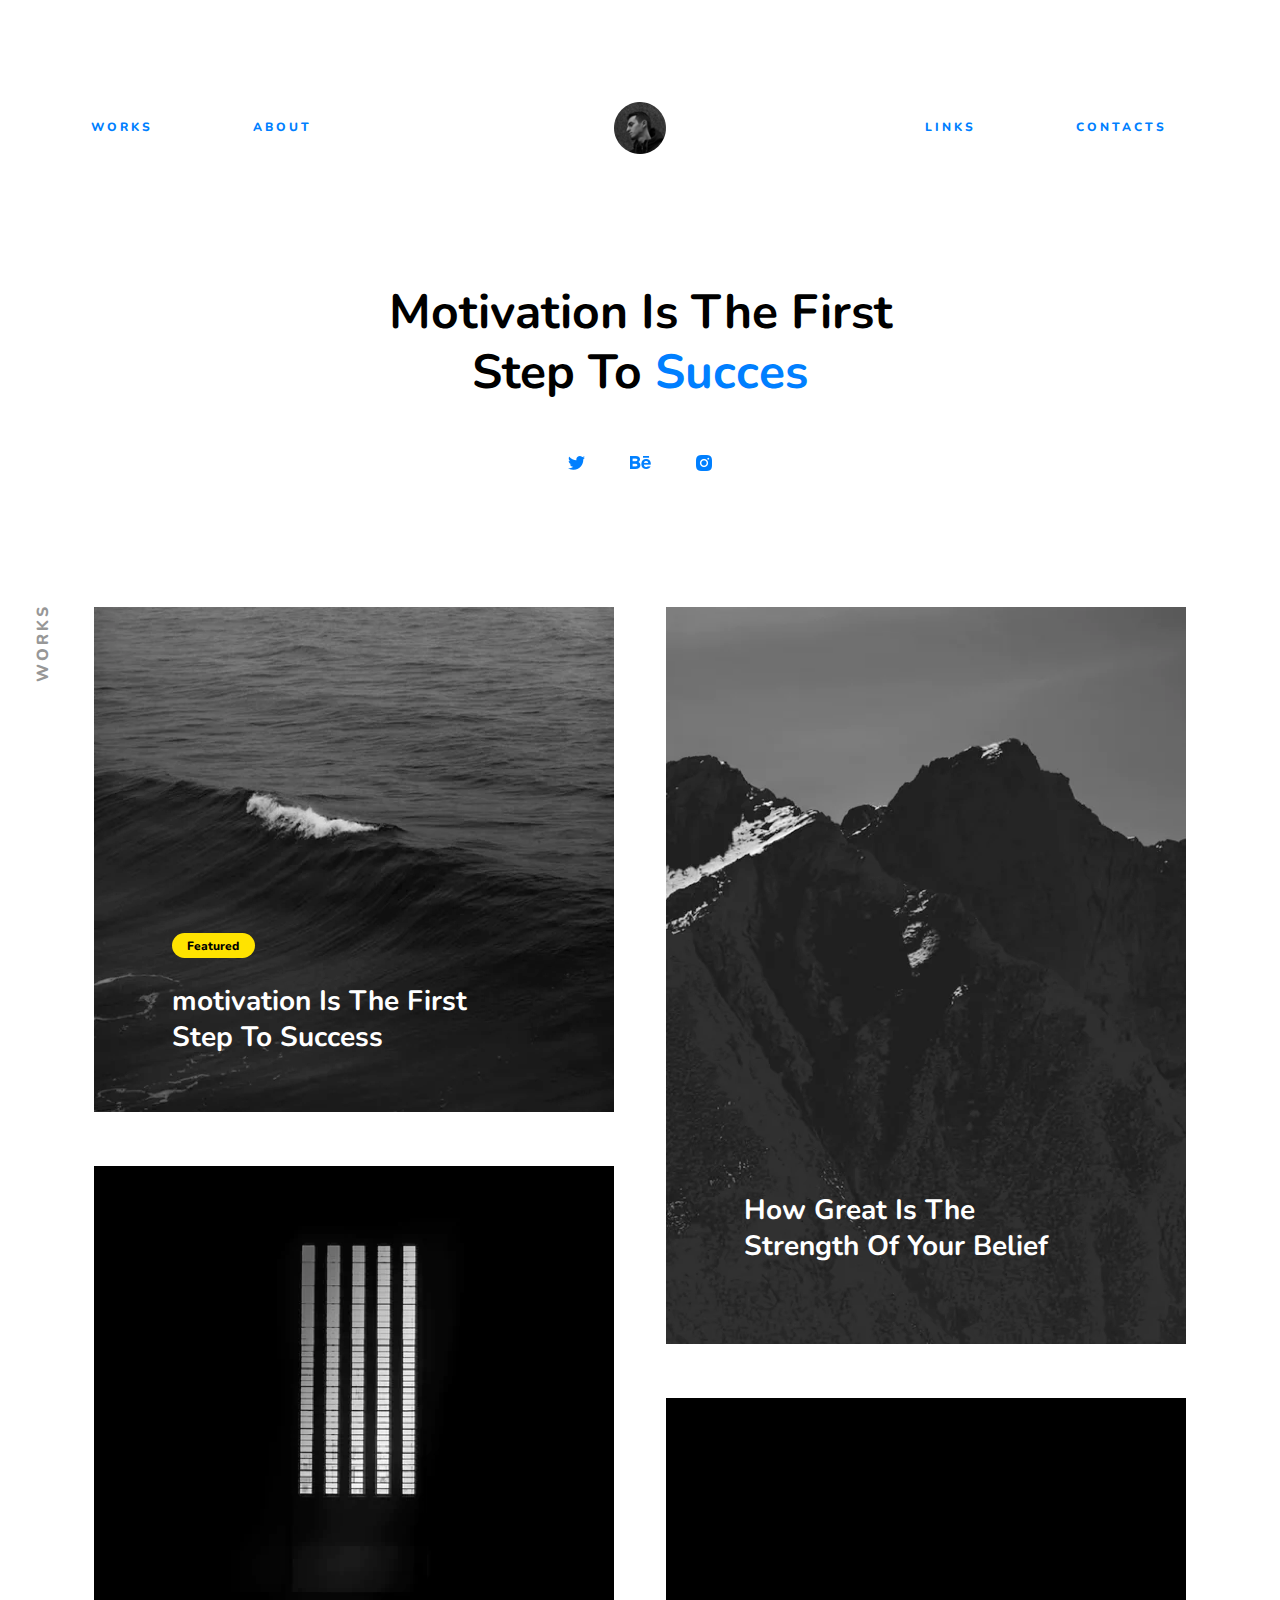
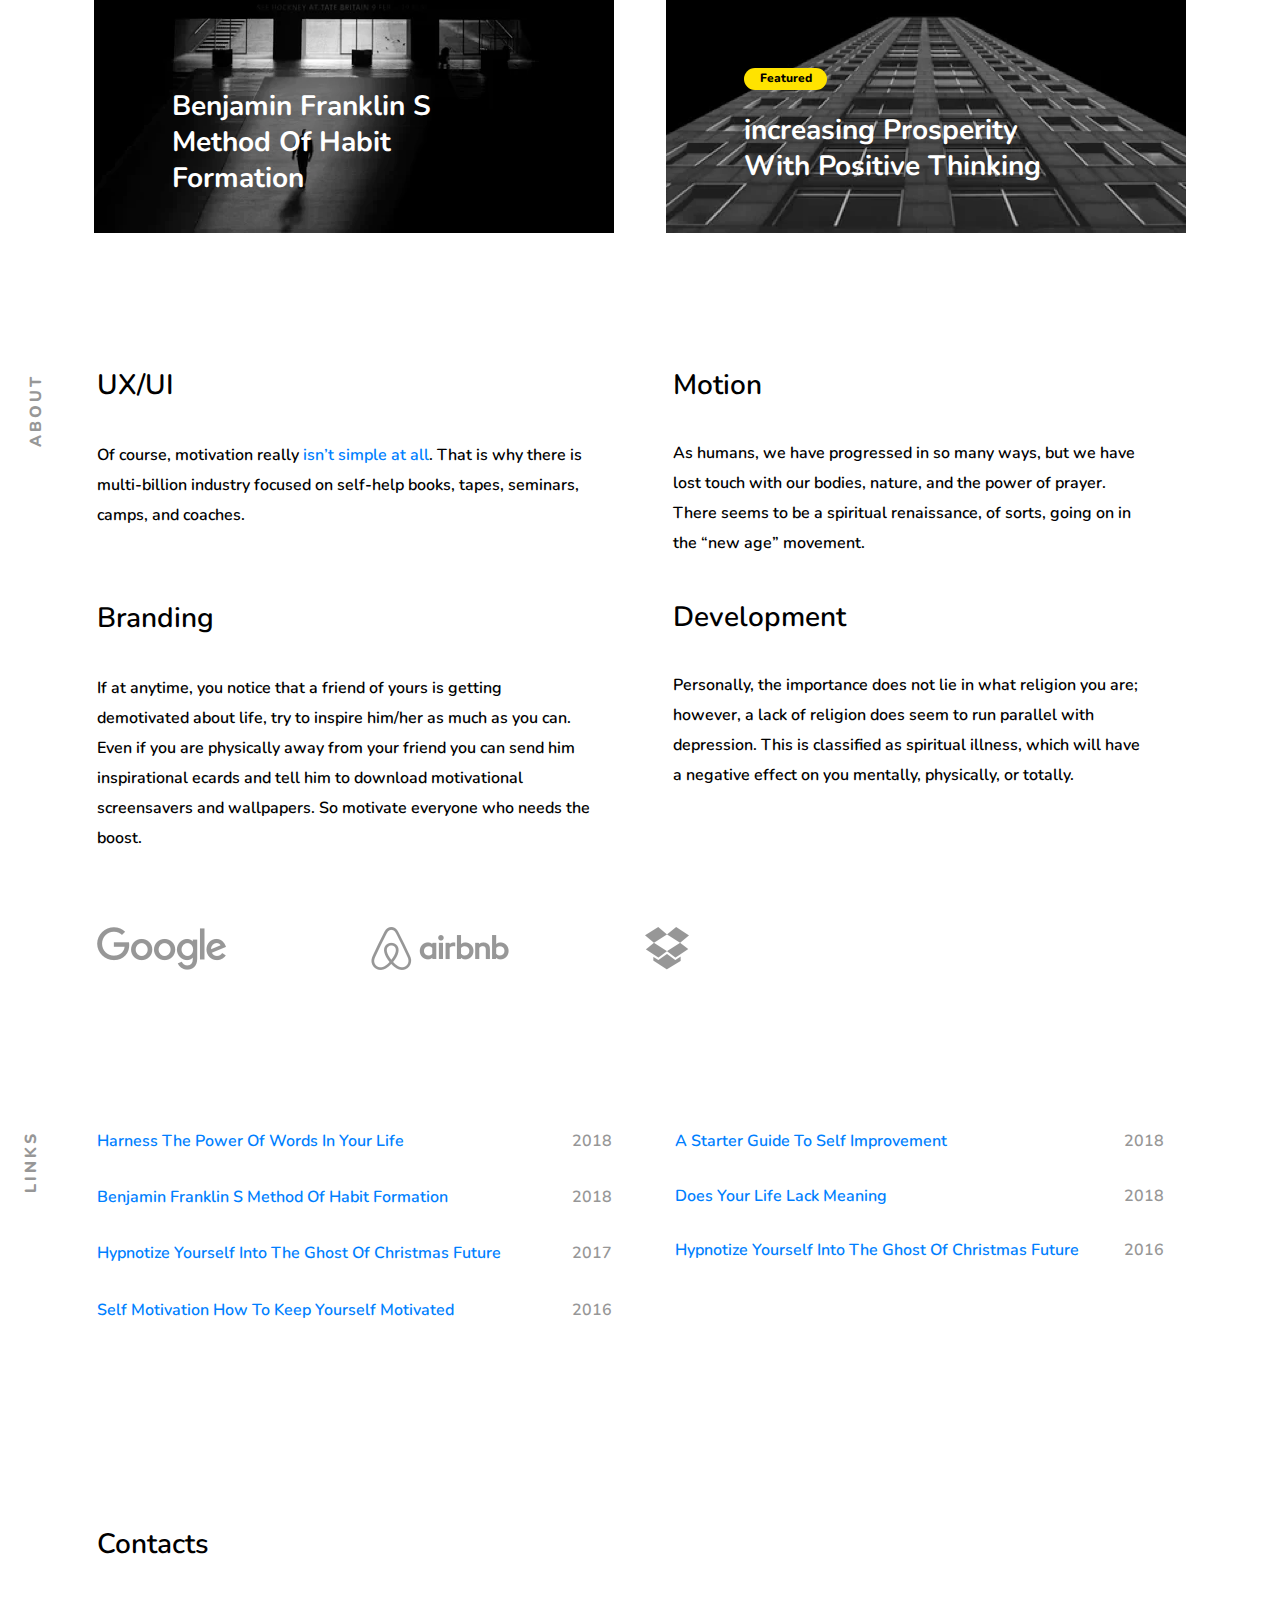
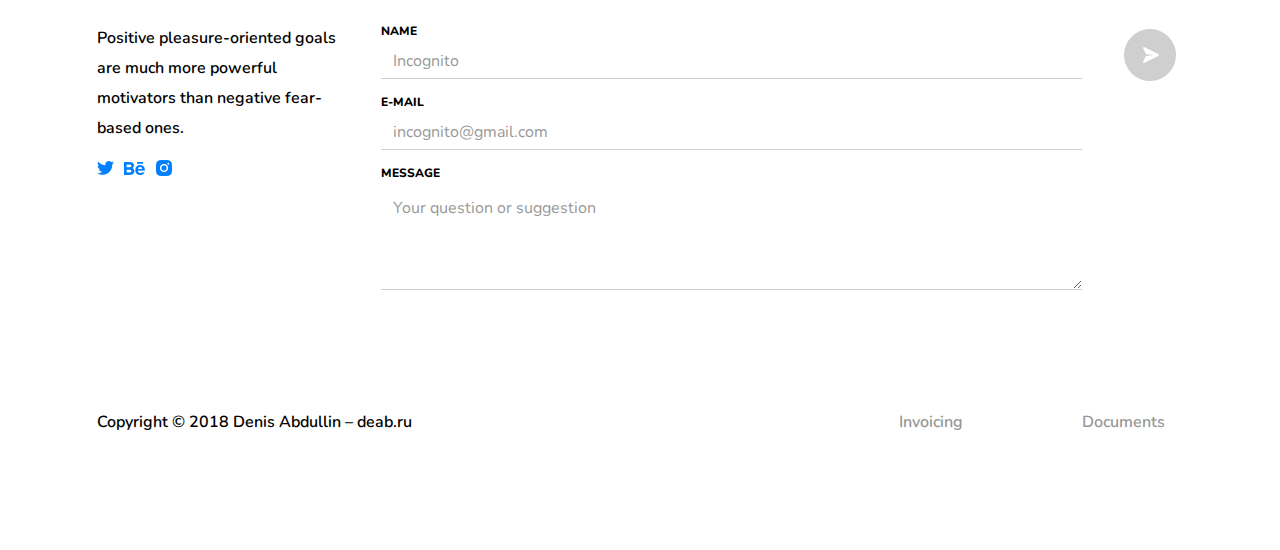
<file: katya-shevchuk/index.html>
<!DOCTYPE html>
<html lang="en">
<head>
    <meta charset="UTF-8">
    <meta name="viewport" content="width=device-width, initial-scale=1">
    <title>Title</title>
    <link rel="stylesheet" href="css/bootstrap.min.css">
    <link rel="stylesheet" href="css/style.css">
    <link href="https://fonts.googleapis.com/css?family=Nunito:400,600,700,800" rel="stylesheet">
</head>

<body>
<header>
    <div class="container full">
        <div class="row">
            <div class="col-md-4 navbar-left">
                <ul class="nav navbar-nav">
                    <li><a class="text-uppercase" href="#worksRef">works</a></li>
                    <li><a class="text-uppercase" href="#aboutRef">about</a></li>
                </ul>
            </div>
            <div class="col-md-4 text-center"><img src="img/Avatar.png" height="52" width="52" alt="Avatar"/></div>
            <div class="col-md-4 navbar-right">
                <ul class="nav navbar-nav">
                    <li><a class="text-uppercase" href="#linksRef">links</a></li>
                    <li><a class="text-uppercase" href="#contactsRef">contacts</a></li>
                </ul>
            </div>
        </div>
    </div>
    <div class="container nav-screen">
        <div class="logo"><img src="img/Avatar.png" height="52" width="52" alt="Avatar"/></div>
        <input type="checkbox" id="check-menu">
        <label for="check-menu"></label>
        <div class="burger-line first-line"></div>
        <div class="burger-line second-line"></div>
        <div class="burger-line third-line"></div>
        <div class="burger-line fourth-line"></div>
        <nav class="screen-menu">
            <a class="text-uppercase" href="#worksRef">works</a>
            <a class="text-uppercase" href="#aboutRef">about</a>
            <a class="text-uppercase" href="#linksRef">links</a>
            <a class="text-uppercase" href="#contactsRef">contacts</a>
        </nav>
    </div>
</header>

<main>
    <section class="motivation">
        <div class="container text-center text-capitalize">
            <div class="row">
                <p>motivation is the first step to <a href="#">succes</a></p>
            </div>
            <div class="row">
                <div class="social text-center">
                    <div class="icon"><a href="twitter.com"><img src="img/twitter.png" height="14" width="17"
                                                                 alt="twitter"/></a></div>
                    <div class="icon"><a href="behance.net"><img src="img/behance.png" height="13" width="21"
                                                                 alt="behance"/></a></div>
                    <div class="icon"><a href="instagram.com"><img src="img/instagram.png" height="16" width="16"
                                                                   alt="instagram"/></a></div>
                </div>
            </div>
        </div>
    </section>

    <section class="works">
        <div class="container text-center text-capitalize" id="worksRef">
            <div class="row">
                <div class="col-md-6">
                    <div class="block-top-left">
                        <div class="yellow"><p class="featured">featured</p></div>
                        <p>motivation is the first step to success</p>
                    </div>
                    <div class="block-bottom-left">
                        <p>benjamin franklin s method of habit formation</p>
                    </div>
                </div>
                <div class="col-md-6">
                    <div class="block-top-right">
                        <p>how great is the strength of your belief</p>
                    </div>
                    <div class="block-bottom-right">
                        <div class="yellow"><p class="featured">featured</p></div>
                        <p>increasing prosperity with positive thinking</p>
                    </div>
                </div>
            </div>
        </div>
    </section>

    <section class="about">
        <div class="container" id="aboutRef">
            <div class="row">
                <div class="col-md-6">
                    <h2 class="text-uppercase">ux/ui</h2>
                    <p>Of course, motivation really <a class="simple-ref" href="#">isn’t simple at all</a>. That is why
                        there is multi-billion
                        industry focused on self-help books, tapes, seminars, camps, and coaches.</p></div>
                <div class="col-md-6 about-right">
                    <h2>motion</h2>
                    <p>As humans, we have progressed in so many ways, but we have lost touch with our bodies, nature,
                        and the power of prayer.<a href="#">see more...</a> <span class="hidden-xs">There seems to be a spiritual renaissance, of sorts, going on in the
                        “new age” movement.</span></p></div>
                <div class="col-md-6">
                    <h2>branding</h2>
                    <p>If at anytime, you notice that a friend of yours is getting demotivated about life, try to
                        inspire him/her as much as you can.<a href="#">see more...</a> <span class="hidden-xs">Even if you are physically away from your friend you can
                        send him inspirational ecards and tell him to download motivational screensavers and wallpapers.
                        So motivate everyone who needs the boost.</span></p></div>
                <div class="col-md-6 about-right">
                    <h2>development</h2>
                    <p>Personally, the importance does not lie in what religion you are; however, a lack of religion
                        does seem to run parallel with depression.<a href="#">see more...</a> <span class="hidden-xs">This is classified as spiritual illness, which will
                        have a negative effect on you mentally, physically, or totally.</span></p></div>
            </div>
            <div class="row group">
                <div class="col-md-3 col-xs-4" id="google"><img src="img/Google.png"/></div>
                <div class="col-md-3 col-xs-4" id="airbnb"><img src="img/Airbnb.png"/></div>
                <div class="col-md-6 col-xs-4" id="dropbox"><img src="img/Dropbox.png"/></div>
            </div>
        </div>
    </section>

    <section class="links">
        <div class="container" id="linksRef">
            <div class="row">
                <div class="col-md-6">
                    <div><a href="#">Harness The Power Of Words In Your Life</a>
                        <p>2018</p></div>
                    <div><a href="#">Benjamin Franklin S Method Of Habit Formation</a>
                        <p>2018</p></div>
                    <div><a href="#">Hypnotize Yourself Into The Ghost Of Christmas Future</a>
                        <p>2017</p></div>
                    <div><a href="#">Self Motivation How To Keep Yourself Motivated</a>
                        <p>2016</p></div>
                </div>
                <div class="col-md-6 links-right">
                    <div><a href="#">A Starter Guide To Self Improvement</a>
                        <p>2018</p></div>
                    <div><a href="#">Does Your Life Lack Meaning</a>
                        <p>2018</p></div>
                    <div><a href="#">Hypnotize Yourself Into The Ghost Of Christmas Future</a>
                        <p>2016</p></div>
                </div>
            </div>
        </div>
    </section>

    <section class="contacts">
        <div class="container" id="contactsRef">
            <div class="row">
                <div class="col-xs-10"><h2>contacts</h2></div>
            </div>
            <div class="row">
                <div class="col-md-3">
                    <p>Positive pleasure-oriented goals are much more powerful motivators than negative fear-based ones.</p>
                    <div class="social">
                        <div class="icon"><a href="twitter.com"><img src="img/twitter.png" height="14" width="17" alt="twitter"/></a></div>
                        <div class="icon"><a href="behance.net"><img src="img/behance.png" height="13" width="21" alt="behance"/></a></div>
                        <div class="icon"><a href="instagram.com"><img src="img/instagram.png" height="16" width="16" alt="instagram"/></a></div>
                    </div>
                </div>
                <form action="#" method="post">
                    <div class="col-md-8 text-uppercase">
                        <div class="form-group">
                            <label for="inputName3">Name</label>
                            <input type="text" class="form-control" id="inputName3" placeholder="Incognito" required>
                        </div>
                        <div class="form-group">
                            <label for="inputEmail3">E-mail</label>
                            <input type="email" class="form-control" id="inputEmail3" placeholder="incognito@gmail.com" required>
                        </div>
                        <div class="form-group">
                            <label for="inputMessage">message</label>
                            <textarea class="form-control" id="inputMessage" rows="3" placeholder="Your question or suggestion"></textarea>
                        </div>
                    </div>
                    <div class="col-md-1 col-xs-12">
                        <button type="submit" class="btn btn-default">
                            <img src="img/Button.png" height="52" width="52"/></button>
                    </div>
                </form>
            </div>
        </div>
    </section>
</main>

<footer>
    <div class="container">
        <div class="row">
            <div class="col-md-8 col-xs-12">
                <p>Copyright © 2018 Denis Abdullin – deab.ru</p>
            </div>
            <div class="col-md-2 col-xs-12 text-capitalize">
                <p>invoicing</p>
            </div>
            <div class="col-md-2 col-xs-12 text-capitalize">
                <p>documents</p>
            </div>
        </div>
    </div>
</footer>
</body>
</html>
</file>
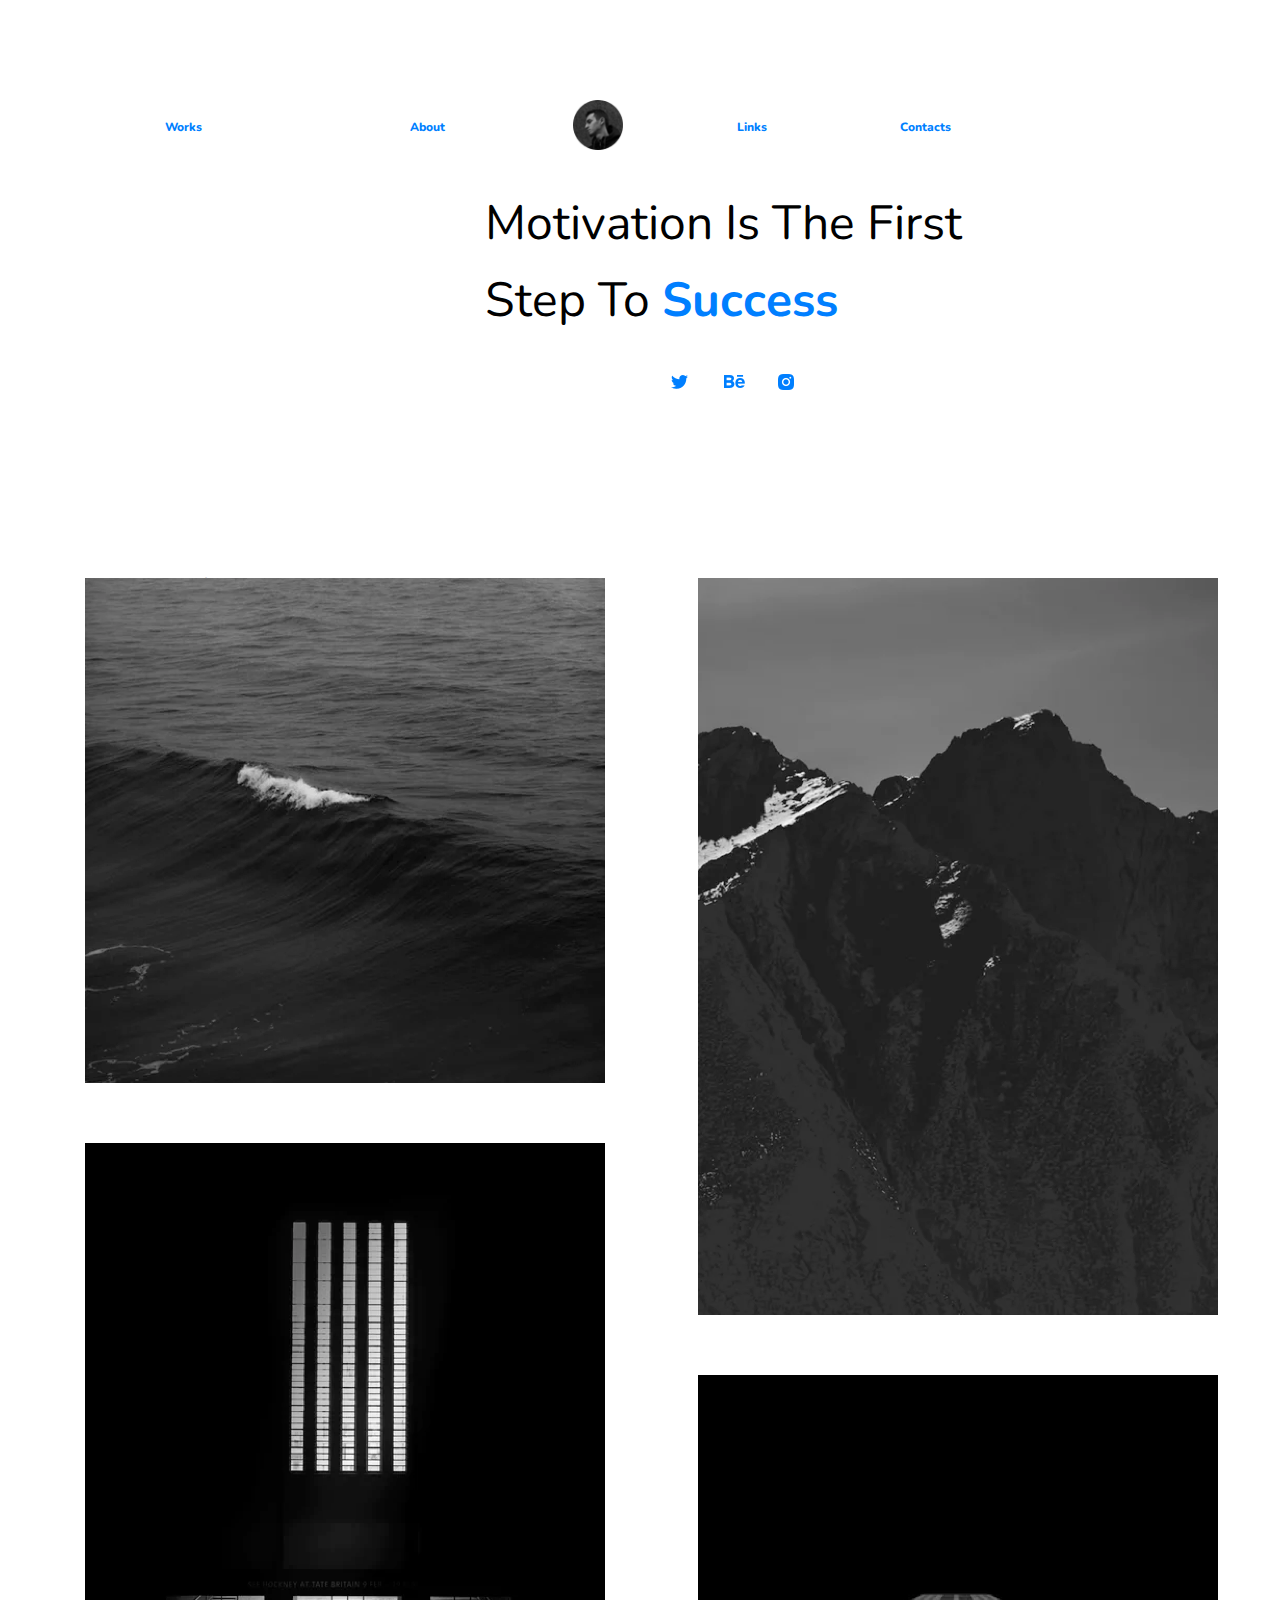
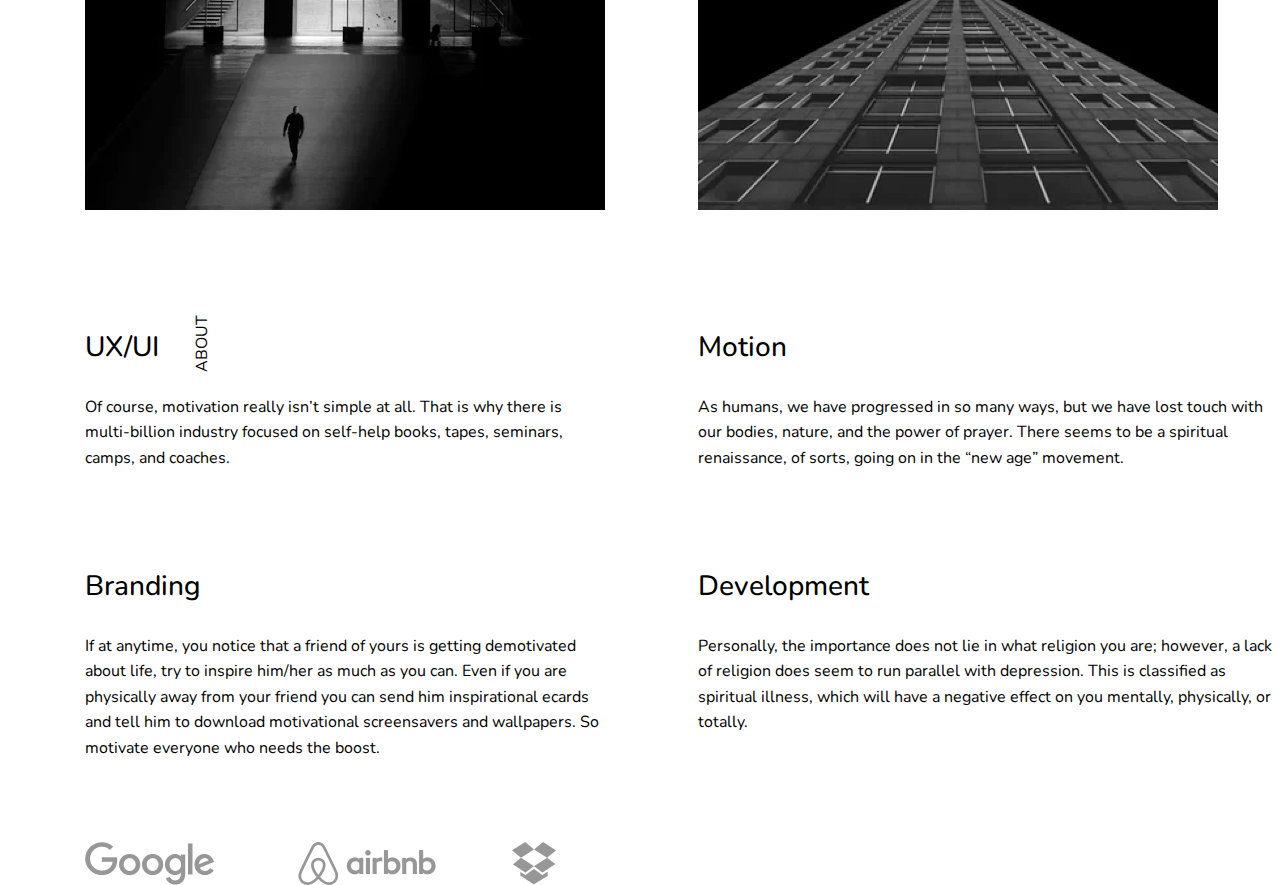
<file: liza-tsapik/index.html>
<!DOCTYPE html>
<html lang="en">
<head>
    <meta charset="UTF-8">
    <title>Title</title>
    <script src="https://code.jquery.com/jquery-3.3.1.slim.min.js"
            integrity="sha384-q8i/X+965DzO0rT7abK41JStQIAqVgRVzpbzo5smXKp4YfRvH+8abtTE1Pi6jizo"
            crossorigin="anonymous"></script>
    <script src="https://cdnjs.cloudflare.com/ajax/libs/popper.js/1.14.7/umd/popper.min.js"
            integrity="sha384-UO2eT0CpHqdSJQ6hJty5KVphtPhzWj9WO1clHTMGa3JDZwrnQq4sF86dIHNDz0W1"
            crossorigin="anonymous"></script>
    <script src="https://stackpath.bootstrapcdn.com/bootstrap/4.3.1/js/bootstrap.min.js"
            integrity="sha384-JjSmVgyd0p3pXB1rRibZUAYoIIy6OrQ6VrjIEaFf/nJGzIxFDsf4x0xIM+B07jRM"
            crossorigin="anonymous"></script>
    <link rel="stylesheet" href="https://stackpath.bootstrapcdn.com/bootstrap/4.3.1/css/bootstrap.min.css"
          integrity="sha384-ggOyR0iXCbMQv3Xipma34MD+dH/1fQ784/j6cY/iJTQUOhcWr7x9JvoRxT2MZw1T" crossorigin="anonymous">
    <link href="https://fonts.googleapis.com/css?family=Nunito:600,700,800" rel="stylesheet">
    <link rel="stylesheet" href="assets/css/style.css">
</head>
<body>
<header>

    <div class="container">
        <div class="row">
            <div class="col-md-3"><label class="header_text" style="margin-right: 70px">Works</label></div>
            <div class="col-md-2"><label class="header_text" style="margin-right: 200px">About</label></div>
            <div class="col-md-2"><img src="assets/images/Avatar.png" height="50" width="50" alt="Avatar"
                                       style="margin-right: 200px"></div>
            <div class="col-md-2"><label class="header_text" style="margin-right: 70px">Links</label></div>
            <div class="col-md-3"><label class="header_text">Contacts</label></div>
        </div>
    </div>
</header>
<label class="align-text-bottom text_90 p_title_1 a_top_595">WORKS</label>
<label class="align-text-bottom text_90 a_top_1931 p_title_1">ABOUT</label>
<div class="container">
    <div class="row">
        <div class="col-md-2 text_90"></div>
        <div class="col-md-10">
            <div><p class="motivation">Motivation Is The First <br> Step To <b class="success">Success</b></p></div>
            <div class="row">
                <div class="col-md-5"></div>
                <div class="col-md-2">
                    <img src="assets/images/twitter.png" alt="">
                    <img class="img_2020" src="assets/images/behance.png" alt="">
                    <img src="assets/images/instagram.png" alt="">
                </div>

                <div class="col-md-5"></div>
            </div>
        </div>
    </div>
    <div class="row a_top_578">
        <div class="col-md-6">
            <img class="img_mb60" src="assets/images/Photo.png" alt="">
            <img src="assets/images/Photo3.png" alt="">
        </div>
        <div class="col-md-6">
            <img class="img_mb60" src="assets/images/Photo2.png" alt="">
            <img src="assets/images/Photo4.png" alt="">
        </div>
    </div>
    <div class="row a_top_1931">
        <div class="col-md-6 pdr_83">
            <h3>UX/UI</h3>
            <p>
                Of course, motivation really isn’t simple at all. That is why there is multi-billion industry focused on
                self-help books, tapes, seminars, camps, and coaches.
            </p>
        </div>
        <div class="col-md-6">
            <h3>Motion</h3>
            <p>

                As humans, we have progressed in so many ways, but we have lost touch with our bodies, nature, and the
                power of prayer. There seems to be a spiritual renaissance, of sorts, going on in the “new age”
                movement.
            </p>
        </div>
    </div>
    <div class="row a_top_2170">
        <div class="col-md-6 pdr_83">
            <h3>Branding</h3>
            <p>

                If at anytime, you notice that a friend of yours is getting demotivated about life, try to inspire
                him/her as much as you can. Even if you are physically away from your friend you can send him
                inspirational ecards and tell him to download motivational screensavers and wallpapers. So motivate
                everyone who needs the boost.
            </p>
        </div>
        <div class="col-md-6">
            <h3>Development</h3>
            <p>

                Personally, the importance does not lie in what religion you are; however, a lack of religion does seem
                to run parallel with depression. This is classified as spiritual illness, which will have a negative
                effect on you mentally, physically, or totally.
            </p>
        </div>
    </div>
    <div class="row a_top_2442">
        <div class="col-md-2 pdr_83">
            <img src="assets/images/Google.png" alt="">
        </div>
        <div class="col-md-2">
            <img src="assets/images/Airbnb.png" alt="">
        </div>
        <div class="col-md-8">
            <img src="assets/images/Dropbox.png" alt="">
        </div>
    </div>
</div>
</body>
</html>
</file>
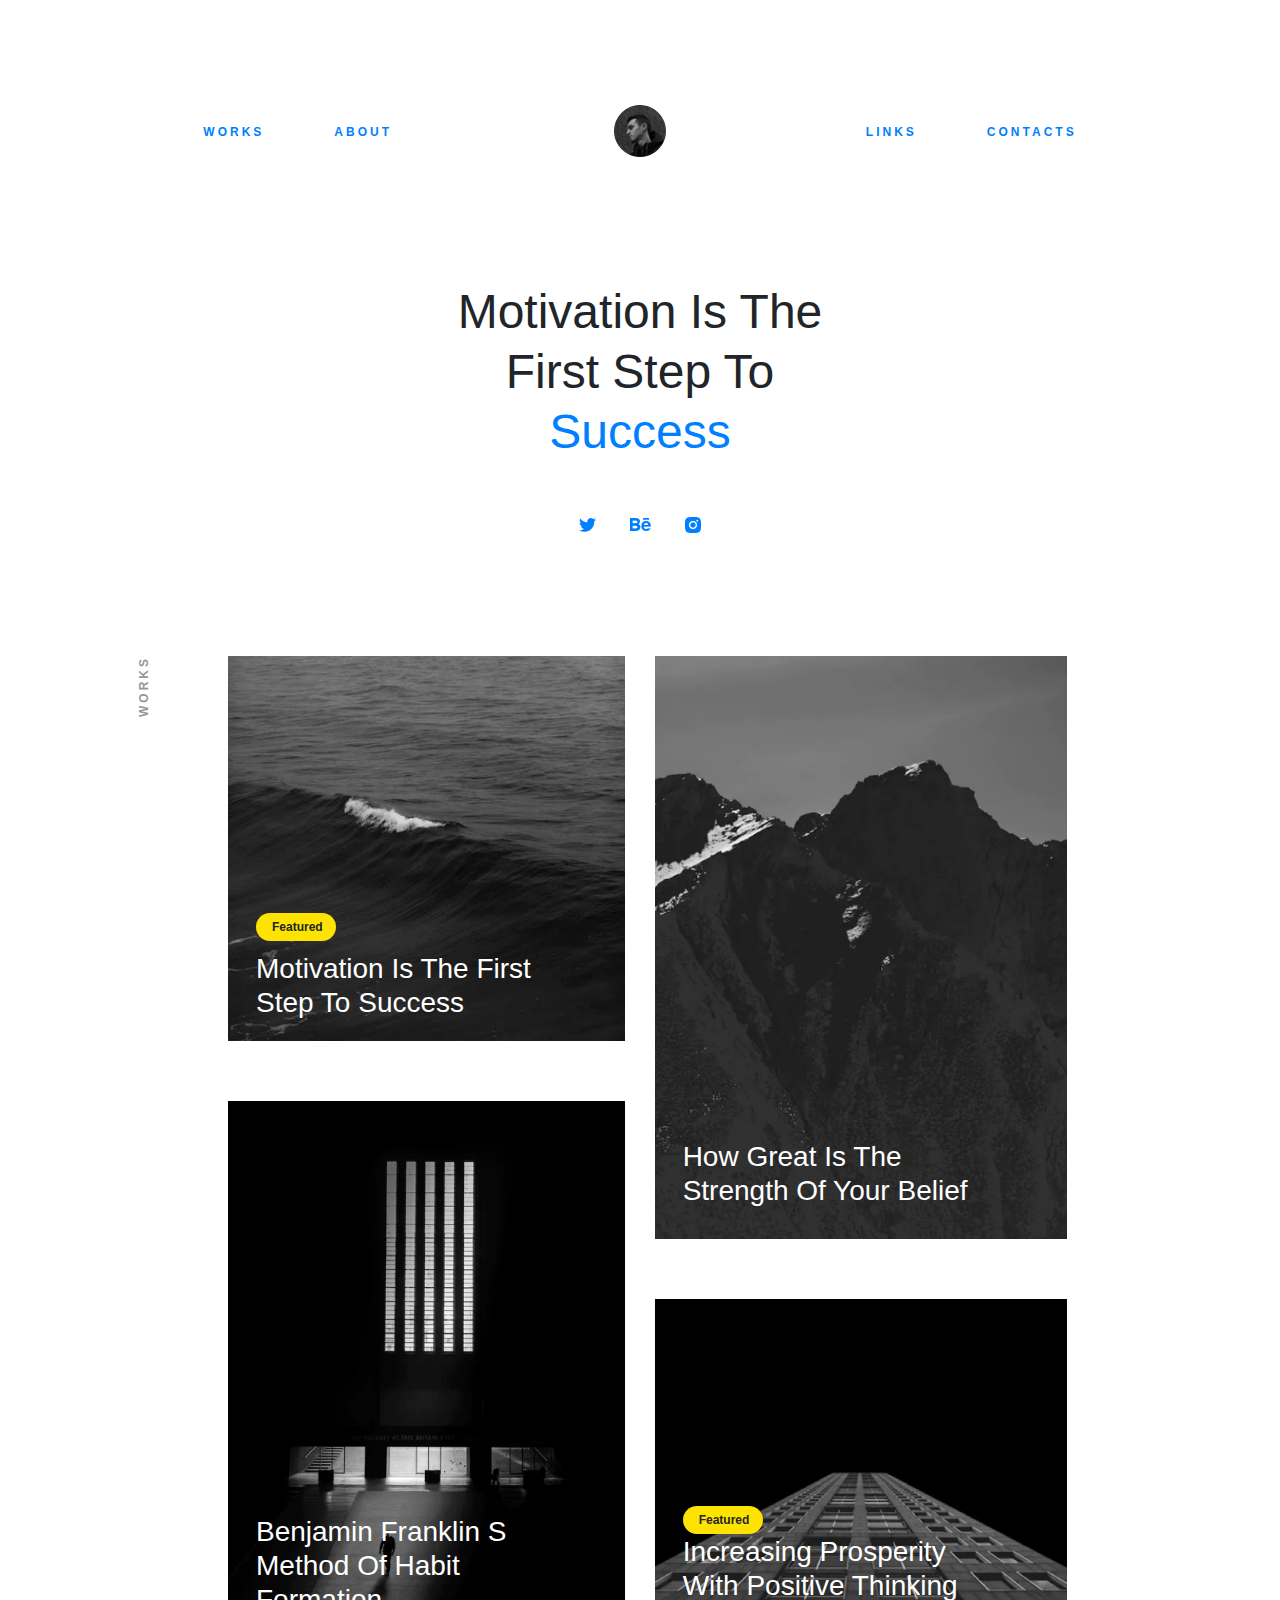
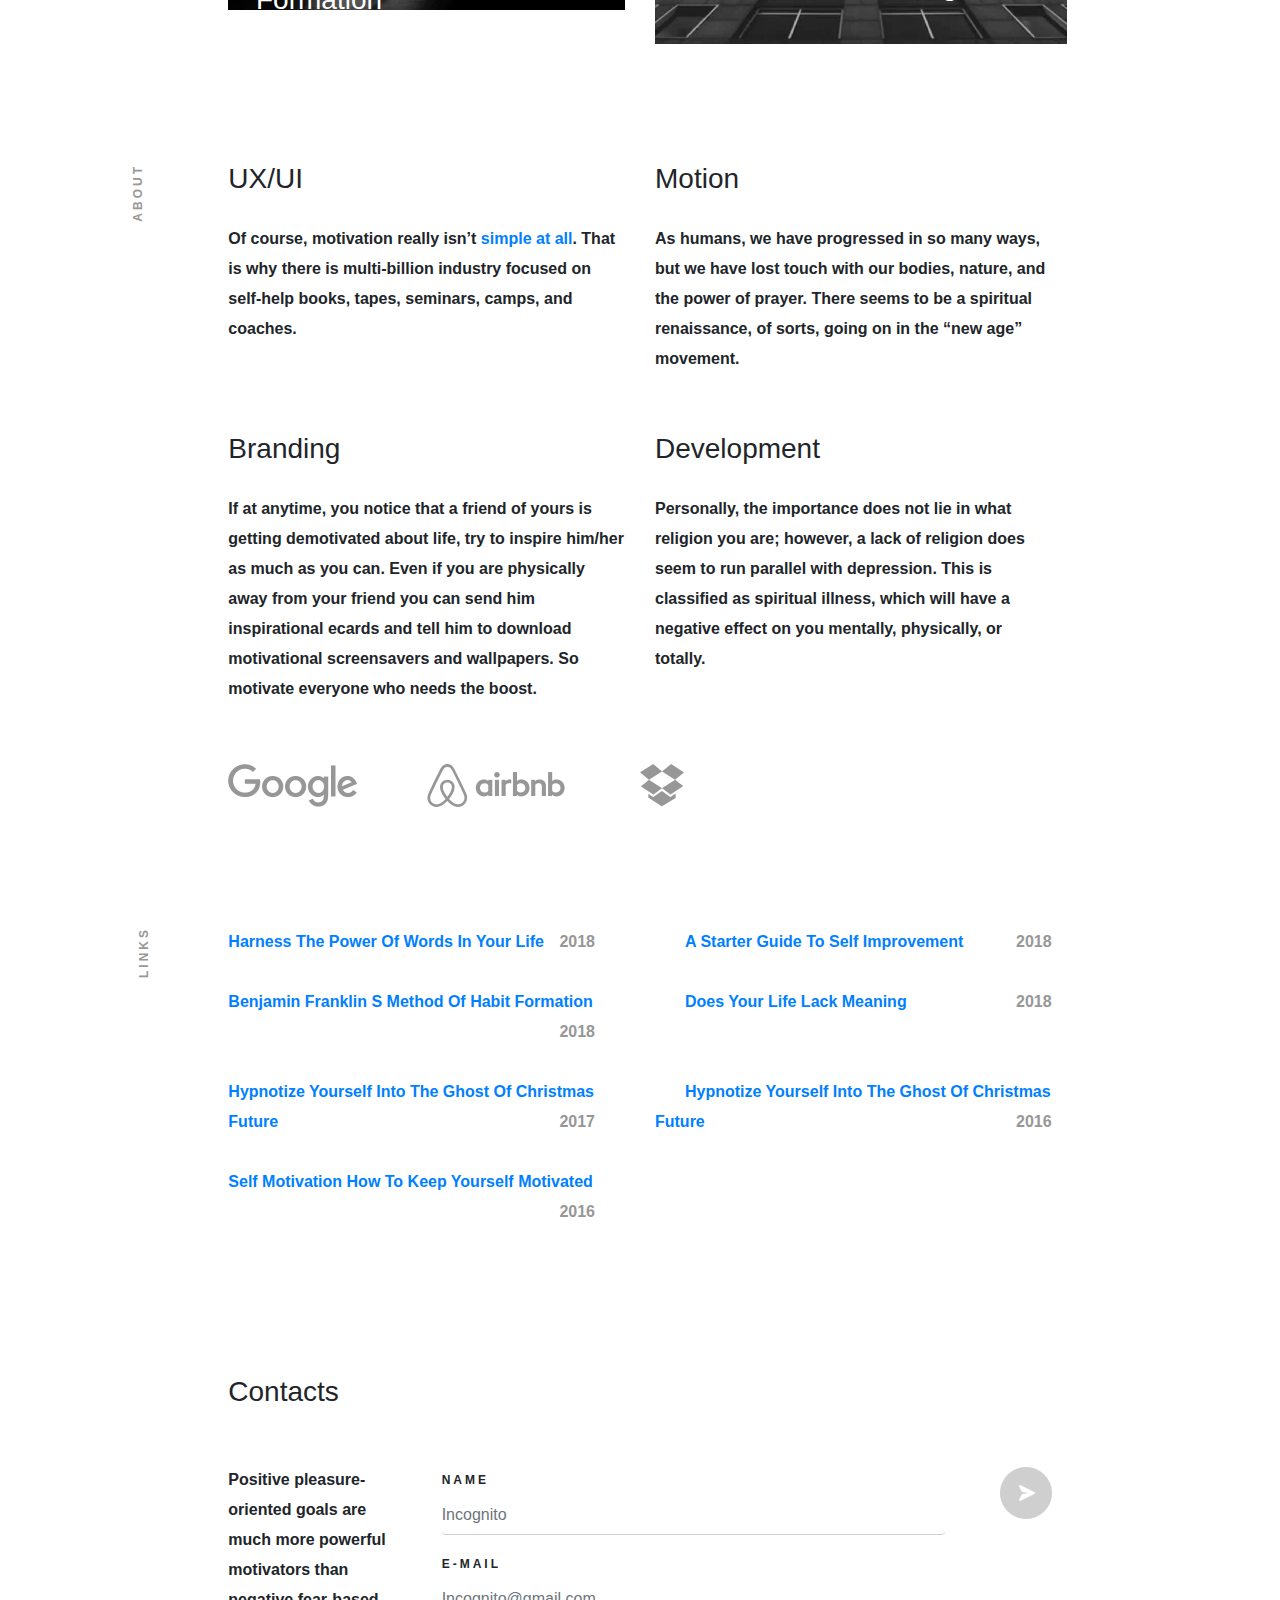
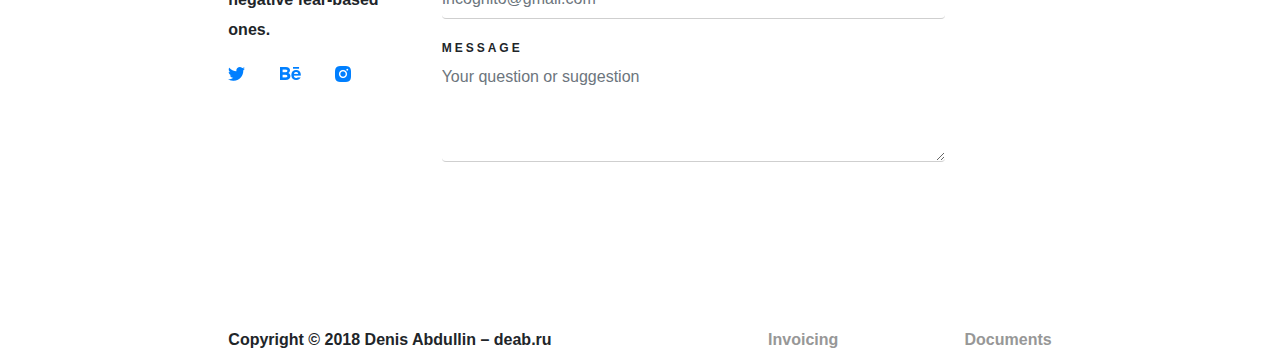
<file: mykhailo-rud/index.html>
<!DOCTYPE html>
<html lang="en">
<head>
  <meta charset="UTF-8">
  <meta http-equiv="X-UA-Compatible" content="IE=edge"> 
  <meta name="viewport" content="width=device-width, initial-scale=1">
  <title>Task final</title>
  <link rel="stylesheet" type="text/css" href="css/bootstrap.min.css">
  <link rel="stylesheet" href="css/1.css" type="text/css">
</head>
<body>
  <header>
   <div class="container-fluid">
     <div class="row ">
       <div class="offset-lg-2 offset-xl-2 offset-md-2 col-lg-8 col-xl-8 col-md-8 col-sm-12 p-0">
         <nav class="navbar navbar-expand-md navbar-light menu ">
    <div class="navbar-collapse collapse w-100 order-1 order-md-0 dual-collapse2 ">
        <ul class="navbar-nav mr-auto">   
            
            <li>
                <a href="#works">works</a>
            </li>
            <li>
                <a href="#about">about</a>
            </li>

        </ul>
    </div>
    <button class="navbar-toggler navbar__button p-0" type="button" data-toggle="collapse" data-target=".dual-collapse2">
            <span class="navbar-toggler-icon "></span>
        </button>

    <div class="mr-auto ml-auto order-0 ">

        <a class="navbar-brand mx-auto" href="#">
          <img src="images/Avatar.png" alt="logo">
        </a>
        
    
</div>

    <div class="navbar-collapse collapse w-100 order-3 dual-collapse2">
        <ul class="navbar-nav ml-auto">
            <li>
                <a href="#links">links</a>
            </li>            
            <li>
                <a href="#contacts">contacts</a>
            </li>
        </ul>
    </div>
</nav>
       </div>
     </div>
   </div>
  </header>

  <main>
  <section>
    <div class="container-fluid ">
      <div class="row ">
      <div class="offset-md-4 offset-xl-4 offset-lg-4 col-lg-4 col-xl-4 col-md-4 col-sm-12">
        <h1>
          Motivation Is The First
           Step To <span>Success</span>        
        </h1>
        <figure>
      <img src="images/twitter.png">
      <img class="bhc" src="images/behance.png">
      <img src="images/instagram.png">
    </figure>
      </div> 
    </div>
  </div>
</section>
<section class="works">
<div class="container-fluid ">
        <div class="row">     
        <div class="col-lg-2 col-xl-2 col-md-2 col-sm-12 p-0">
            <p id="works">works</p>
          </div>           
                  <div class="col-lg-4 col-md-4 col-xl-4 ">
                  <img src="images/Photo.png"  alt="photo1" class="img-fluid pic1 w-100">
                  <button class="btn btn1">Featured</button>
                  <h3 class="pic1_h">Motivation Is The First Step To Success</h3>


                  <img src="images/Photo3.png" alt="photo3" class="img-fluid pic3 w-100">
                  <h3 class="pic3_h">Benjamin Franklin S Method Of Habit Formation</h3>
                  </div>  

                  <div class="col-lg-4 col-md-4 col-xl-4 pr-0" >          
            <img src="images/Photo2.png" alt="photo2" class="img-fluid pic2 w-100">
            <h3 class="pic2_h">How Great Is The Strength Of Your Belief</h3>   
            <img src="images/Photo4.png" alt="photo4" class="img-fluid pic4 w-100">
            <button class="btn btn2">Featured</button>
            <h3 class="pic4_h">Increasing Prosperity With Positive Thinking</h3>
                  
                  </div>              
            
          </div>
      </div>
</section>
<section class="about">
  <div class="container-fluid">
        <div class="row">
          <div class="col-lg-2 col-xl-2 col-md-2 col-sm-12 p-0">
            <p id="about">about</p>
          </div> 
          <div class="col-lg-4 col-xl-4 col-md-4 ">
            <h2>UX/UI</h2>
            <p class="pharagraph1">Of course, motivation really isn’t <span class="simple">simple at all</span>. That is why there is multi-billion industry focused on self-help books, tapes, seminars, camps, and coaches.</p>
          </div>
          <div class="col-lg-4 col-xl-4 col-md-4 ">
            <h2>Motion</h2>
             
            <p class="pharagraph2 read-more-wrap"><input type="checkbox" class="read-more-state" id="post-1">As humans, we have progressed in so many ways, but we have lost touch with our bodies, nature, and the power of prayer.<span class="read-more-target"> There seems to be a spiritual renaissance, of sorts, going on in the “new age” movement.</span><label for="post-1" class="read-more-trigger"></label></p>
            
          </div>

          <div class="offset-lg-2 offset-xl-2 offset-md-2 col-lg-4 col-xl-4 col-md-4 ">
            <h2>Branding</h2>
             
            <p class="pharagraph3 read-more-wrap"><input type="checkbox" class="read-more-state" id="post-2">If at anytime, you notice that a friend of yours is getting demotivated about life, try to inspire him/her as much as you can.<span class="read-more-target"> Even if you are physically away from your friend you can send him inspirational ecards and tell him to download motivational screensavers and wallpapers. So motivate everyone who needs the boost.</span><label for="post-2" class="read-more-trigger"></label></p>
            
          </div>


          <div class="col-lg-4 col-md-4 col-xl-4">
            <h2>Development</h2>
             
            <p class="pharagraph4 read-more-wrap"><input type="checkbox" class="read-more-state" id="post-3">Personally, the importance does not lie in what religion you are; however, a lack of religion does seem to run parallel with depression.<span class="read-more-target"> This is classified as spiritual illness, which will have a negative effect on you mentally, physically, or totally.</span><label for="post-3" class="read-more-trigger"></label></p>
            
          </div>
</div>
      </div>
      <div class="container-fluid">
        <div class="row soc">
           <div class="offset-md-2 offset-xl-2 offset-lg-2 col-lg-2 col-md-2 col-xl-2 imgsize">
              <img class="img1" src="images/Google.png" alt="Google">            
            </div>
            <div class="col-lg-2 col-md-2 col-xl-2 imgsize p-0">
              <img class="img2 " src="images/Airbnb.png" alt="Airbnb">            
            </div>
            <div class="col-lg-2 col-md-2 col-xl-2 imgsize p-0">
              <img class="img3" src="images/Dropbox.png" alt="Dropbox">            
            </div>
        </div>
      </div>
</section>
<section class="links">
  <div class="container-fluid ">
    <div class="row">
      <div class="col-lg-2 col-xl-2 col-md-2 col-sm-12 p-0">
            <p id="links">links</p>
          </div>
          <div class="col-md-8 col-xl-8 col-lg-8 col-sm-12 ">
            <div class="container-fluid p-0">
              <div class="row">
                <div class="col-md-6 col-lg-6 col-xl-6 col-sm-12 gruppa">
                  <a href="#" class="linksstyle">Harness The Power Of Words In Your Life</a>
                  <span class="yearright yrl">2018</span>
                </div>
                <div class="col-md-6 col-lg-6 col-xl-6 col-sm-12 gruppa">
                  <a href="#" class="linksstyle lri">A Starter Guide To Self Improvement</a>
                  <span class="yearright">2018</span>
                </div>
              </div>
            </div>
            <div class="container-fluid p-0">
              <div class="row">
                <div class="gruppa col-md-6 col-lg-6 col-xl-6 col-sm-12 ">
                  <a href="#" class="linksstyle">Benjamin Franklin S Method Of Habit Formation</a>
                  <span class="yearright yrl">2018</span>
                </div>
                <div class="gruppa col-md-6 col-lg-6 col-xl-6 col-sm-12">
                  <a href="#" class="linksstyle lri">Does Your Life Lack Meaning</a>
                  <span class="yearright">2018</span>
                </div>
              </div>
            </div>
            <div class="container-fluid p-0">
              <div class="row">
                <div class="col-md-6 col-lg-6 col-xl-6 col-sm-12 gruppa">
                  <a href="#" class="linksstyle">Hypnotize Yourself Into The Ghost Of Christmas Future</a>
                  <span class="yearright yrl">2017</span>
                </div>
                <div class="col-md-6 col-lg-6 col-xl-6 col-sm-12 gruppa">
                  <a href="#" class="linksstyle lri">Hypnotize Yourself Into The Ghost Of Christmas Future</a>
                  <span class="yearright">2016</span>
                </div>
              </div>
            </div>
            <div class="container-fluid p-0">
              <div class="row">
                <div class="col-md-6 col-lg-6 col-xl-6 col-sm-12 gruppa gruppaold">
                  <a href="#" class="linksstyle">Self Motivation How To Keep Yourself Motivated</a>
                  <span class="yearright yrl yrlold">2016</span>
                </div>
                
              </div>
            </div>
          </div> 
    </div>
  </div>
</section>
<section class="last">
    <div class="container-fluid ">
      
        <div class="row">
          <div class="offset-md-2 offset-xl-2 offset-lg-2 col-lg-2 col-xl-2 col-md-2 text__contact">            
         <h3 class="contacts">Contacts</h3>
            <p>Positive pleasure-oriented goals are much more powerful motivators than negative fear-based ones.</p>
            <figure class="social p-0">
                <a href="#"><img src="images/twitter.png" alt="twitter"></a>
                <a href="#"><img src="images/behance.png" alt="behance" class="bhc"></a>
                <a href="#"><img src="images/instagram.png" alt="instagram"></a>
              </figure>
          </div>
  
          <div class="col-lg-5 col-md-5 col-xl-5 formed">
            <form>
                <div class="form-group">
                  <label for="name">Name</label>
                  <input type="name" class="form-control p-0" id="name" placeholder="Incognito">
                </div>  

                <div class="form-group">
                  <label for="Email">E-mail</label>
                  <input type="email" class="form-control p-0" id="Email" aria-describedby="emailHelp" placeholder="Incognito@gmail.com">    
                </div>

                <div class="form-group">
                  <label for="Textarea">Message</label>
                  <textarea class="form-control p-0" id="Textarea" rows="4" placeholder="Your question or suggestion"></textarea>
                </div>               
                
            </form>
          </div>

          <div class="col-lg-1 col-xl-1 col-md-1 text-right formedbtn">
            <a href="#"><img src="images/Button.png" alt="button"></a>
          </div>
        </div>
    </div>
  </section>
  </main>
<footer>
  <div class="container-fluid">
    <div class="row">
      <div class="offset-lg-2 offset-xl-2 offset-md-2 col-md-4 col-xl-4 col-lg-4 col-sm-12 Copyright">Copyright &copy; 2018 Denis Abdullin – deab.ru</div>
      <div class="col-md-2 col-xl-2 col-lg-2 col-sm-12 Invoicing">Invoicing</div>
      <div class="col-md-2 col-xl-2 col-lg-2 Documents col-sm-12">Documents</div>
    </div>
  </div>
</footer>
  <script src="js/jquery-3.1.1.min.js"></script>
  <script src="js/bootstrap.min.js"></script>
</body>
</html>
</file>
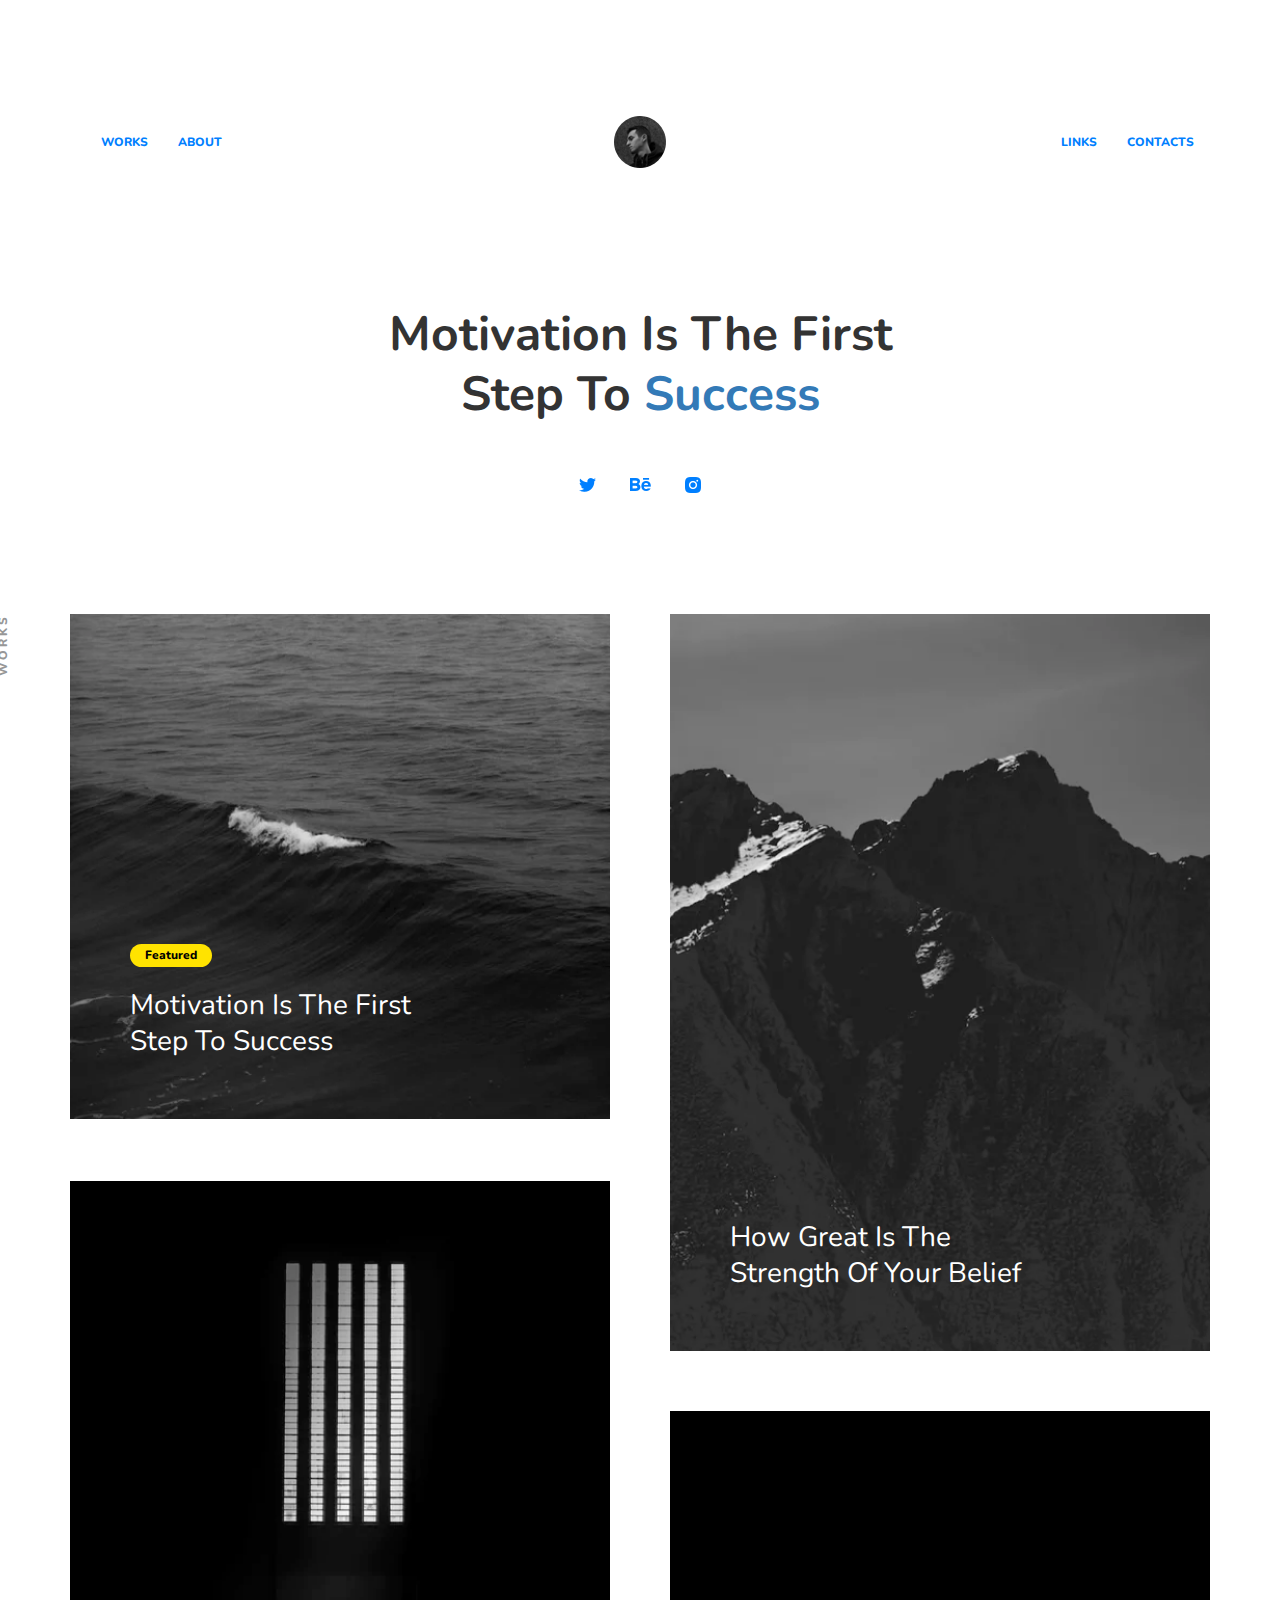
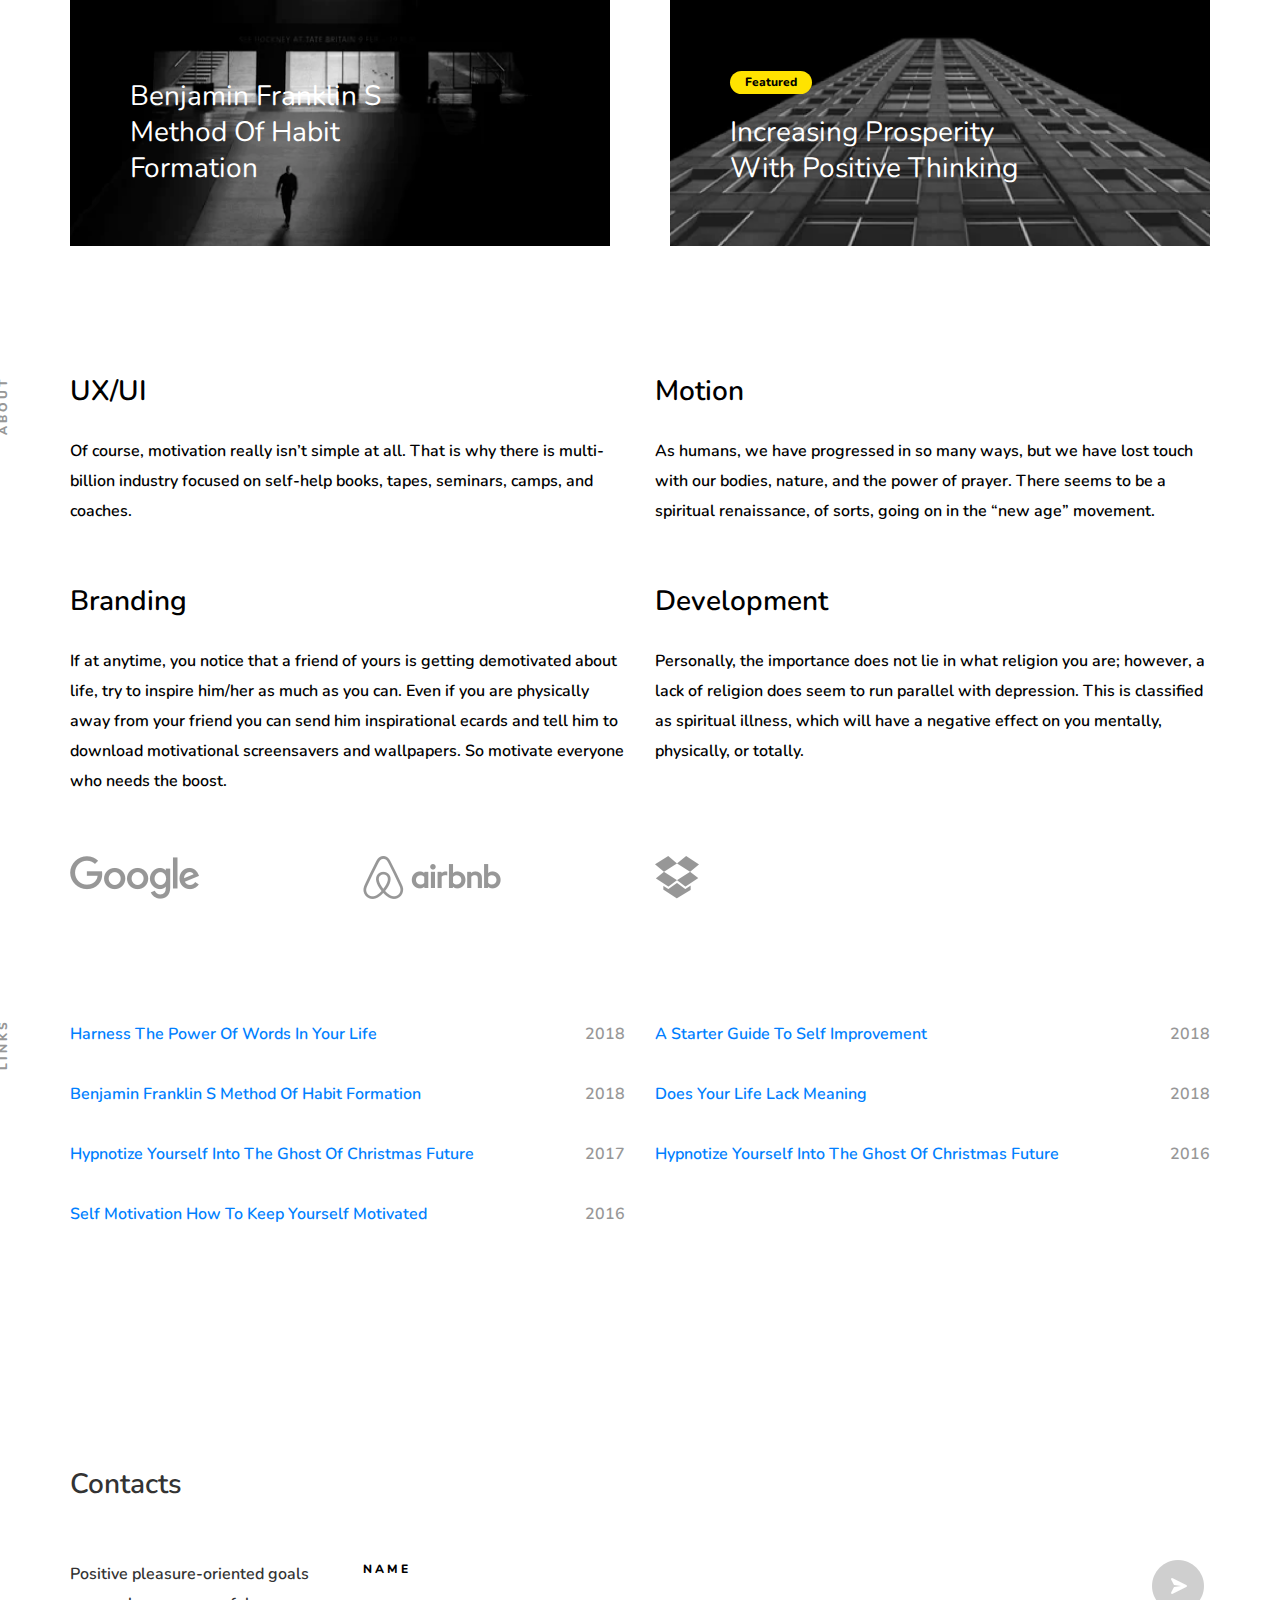
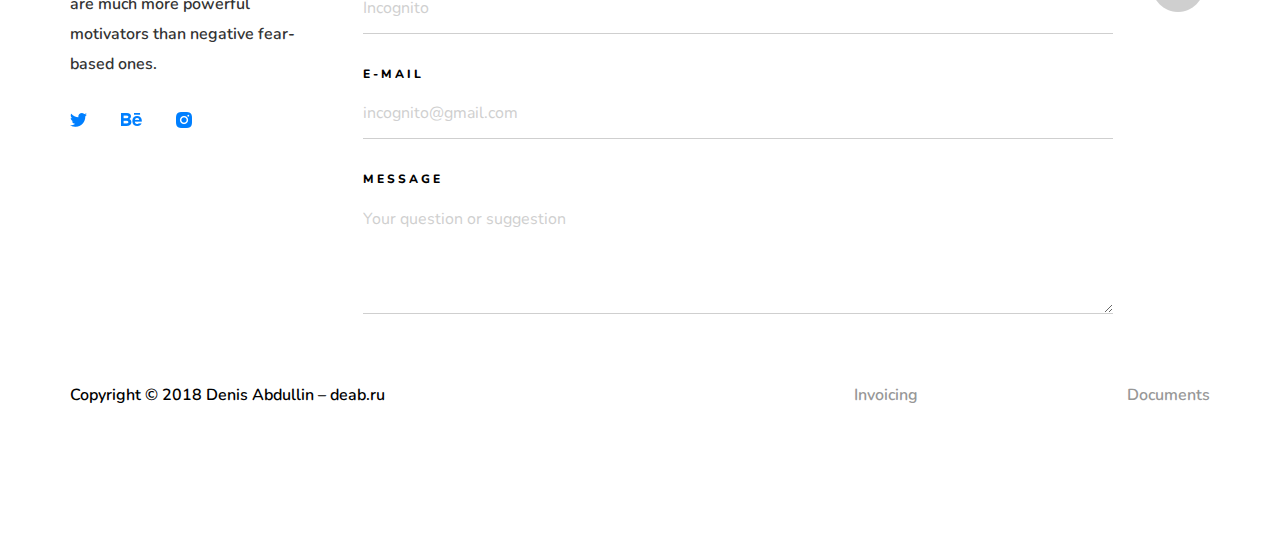
<file: oleksandr-shaida/Index.html>
<!DOCTYPE html>
<html lang="en">

<head>
    <meta name="viewport" content="width=device-width, initial-scale=1">
    <meta http-equiv="Content-Type" content="text/html; charset=utf-8">
    <meta name="description" content="Тестова завдання по HTML 4/5">
    <meta name="author" content="Oleksandr webdevs1.oleksandr.shaida@gmail.com">

    <meta name="keywords" content="html, test, html5">

    <title>HTML_CSS_task_Final</title> 
    <link rel="stylesheet" href="css/bootstrap.min.css">
    <!-- Latest compiled and minified CSS-->
    <!-- <link rel="stylesheet" href="https://netdna.bootstrapcdn.com/bootstrap/3.3.2/css/bootstrap.min.css"> -->
    <!-- Optional theme -->
    <!-- <link rel="stylesheet" href="https://netdna.bootstrapcdn.com/bootstrap/3.3.2/css/bootstrap-theme.min.css">  -->
    
    <link rel="stylesheet" href="css/main.css"> 
    <link rel="stylesheet" href="css/media.css"> 

</head>

<body>

    <main class="container">
        <nav class="navbar navbar-blank">
            <div class="navbar-header">
                <button type="button" class="navbar-toggle" data-toggle="collapse" data-target="#mobile-menu">
                    <span class="icon-bar"></span>
                    <span class="icon-bar"></span>
                </button>
                <a href="" class="navbar-brand"><img src="img/Avatar.png" alt=""></a>
            </div>
            <div class="collapse navbar-collapse" id="mobile-menu">
                <ul class="nav navbar-nav navbar-left">
                    <li><a href="">Works</a></li>
                    <li><a href="">About</a></li>
                </ul>
                <ul class="nav navbar-nav navbar-right">
                    <li><a href="">Links</a></li>
                    <li><a href="">Contacts</a></li>
                </ul>
            </div>
        </nav>
        <section>
            <header>
                <h1 class="text-center">Motivation Is The First <br> Step To <span class="text-primary">Success</span>
                </h1>
            </header>

            <p class="text-center social">
                <a href=""><img src="img/twitter.png" alt=""></a>
                <a href=""><img src="img/behance.png" alt=""></a>
                <a href=""><img src="img/instagram.png" alt=""></a>
            </p>

            <div class="row  works">
                <p class="vertical-text">Works</p>
                <div class="col-md-6 col-xs-12">
                    <div class="divider-block block1">
                        <button>Featured</button>
                        <p>Motivation Is The First <br> Step To Success</p>
                    </div>
                </div>
                <div class="col-md-6 col-xs-12">
                    <div class="divider-block block2">
                        <a href=""></a>
                        <p>How Great Is The <br> Strength Of Your Belief</p>
                    </div>
                </div>
                <div class="col-md-6 col-xs-12">
                    <div class="divider-block block3">
                        <a href=""></a>
                        <p>Benjamin Franklin S <br> Method Of Habit <br> Formation</p>
                    </div>
                </div>
                <div class="col-md-6 col-xs-12">
                    <div class="divider-block block4">
                        <button>Featured</button>
                        <p>Increasing Prosperity <br> With Positive Thinking</p>
                    </div>
                </div>
            </div>



        </section>
        <section class="row about">
            <p class="vertical-text">About</p>
            <div class="col-md-6 col-sm-6 col-xs-12">
                <h3>UX/UI</h3>
                <div class="block-with-text">Of course, motivation really isn’t <span>simple at all</span>. That is why there is multi-billion
                    industry focused
                    on self-help books, tapes, seminars, camps, and coaches.
                </div>
            </div>
            <div class="col-md-6 col-sm-6 col-xs-12">
                <h3>Motion</h3>
                <div class="block-with-text">
                    As humans, we have progressed in so many ways, but we have lost touch with our bodies, nature, and
                    the power of prayer.<a href=""> See more...</a> <span class="hide-xs">There seems to be a spiritual renaissance, of sorts, going on in the “new age”
                    movement.</span>
                </div>
            </div>
            <div class="col-md-6 col-sm-6 col-xs-12">
                <h3>Branding</h3>
                <div class="block-with-text">
                    If at anytime, you notice that a friend of yours is getting demotivated about life, try to inspire
                    him/her as much as you can.<a href=""> See more...</a> <span class="hide-xs"> Even if you are physically away from your friend you can send him
                    inspirational ecards and tell him to download motivational screensavers and wallpapers. So motivate
                    everyone who needs the boost.</span>
                </div>
            </div>
            <div class="col-md-6 col-sm-6 col-xs-12">
                <h3>Development</h3>
                <div class="block-with-text">
                    Personally, the importance does not lie in what religion you are; however, a lack of religion does
                    seem to run parallel with depression.<a href=""> See more...</a> <span class="hide-xs"> This is classified as spiritual illness, which will have a negative effect on you mentally, physically, or totally. </span>
                </div>
            </div>

        </section>
        <section class="row some-logo">
            <div class="col-md-3 col-xs-4">
                <img src="img/Google.png" alt="">
            </div>
            <div class="col-md-3 col-xs-4">
                <img src="img/Airbnb.png" alt="">
            </div>
            <div class="col-md-3 col-xs-4">
                <img src="img/Dropbox.png" alt="">
            </div>

        </section>
        <section class="row links">
            <p class="vertical-text">Links</p>
            <div class="col-md-6 col-xs-12">
                <p><a href="">Harness The Power Of Words In Your Life</a><span>2018</span></p>
                <p><a href="">Benjamin Franklin S Method Of Habit Formation</a><span>2018</span></p>
                <p><a href="">Hypnotize Yourself Into The Ghost Of Christmas Future</a><span>2017</span></p>
                <p><a href="">Self Motivation How To Keep Yourself Motivated</a><span>2016</span></p>
            </div>
            <div class="col-md-6 col-xs-12">
                <p><a href="">A Starter Guide To Self Improvement</a><span>2018</span></p>
                <p><a href="">Does Your Life Lack Meaning</a><span>2018</span></p>
                <p><a href="">Hypnotize Yourself Into The Ghost Of Christmas Future</a><span>2016</span></p>

            </div>
        </section>
        <section class="row contacts">
            <h3>Contacts</h3>
            <div class="col-md-3">
                <p >Positive pleasure-oriented goals are much more powerful motivators than negative fear-based ones.</p>
                <p class="social">
                    <a href=""><img src="img/twitter.png" alt=""></a>
                    <a href=""><img src="img/behance.png" alt=""></a>
                    <a href=""><img src="img/instagram.png" alt=""></a>
                </p>
            </div>
            <div class="col-md-8">
                <form role="form" id="form1">
                    <label for="">Name</label><br>
                    <input id="name" type="text" placeholder="Incognito">
                    <label for="email">E-mail</label><br>
                    <input id="email" type="email" placeholder="incognito@gmail.com">
                    <label for="message">Message</label><br>
                    <textarea id="message" placeholder="Your question or suggestion"></textarea>
                </form>
            </div>
            <div class="col-md-1 col-xs-12">
                <button type="submit" form="form1">
                    <img src="img/Button.png" alt="">
                </button>
            </div>
        </section>

        <footer class="row">
            <div class="col-md-6 col-xs-12 copyright">
                <p >Copyright © 2018 Denis Abdullin – deab.ru</p>
            </div>
            <div class="col-md-3 col-xs-12 other">
                <p >Invoicing</p>
            </div>
            <div class="col-md-3 col-xs-12 other">
                <p>Documents</p>
            </div>
        </footer>


    </main>
    <script src="js/jquery-3.3.1.min.js"></script>
    <script src="js/bootstrap.min.js"></script>
    <!-- <script src="https://ajax.googleapis.com/ajax/libs/jquery/3.3.1/jquery.min.js"></script> -->
    <!-- Latest compiled and minified JavaScript -->
    <!-- <script src="https://netdna.bootstrapcdn.com/bootstrap/3.3.2/js/bootstrap.min.js"></script> -->
</body>

</html>
</file>
<file: katya-shevchuk/css/style.css>
html body {
    font-family: 'Nunito', sans-serif;
    font-size: 10px;
}

.container {
    padding-right: 4%;
    padding-left: 4%;
    margin-bottom: 8%;
}

h2 {
    font-size: 2.8rem;
    font-weight: 600;
    color: #000;
    line-height: 3rem;
    text-transform: capitalize;
    padding: 3% 8% 6% 0;
}

a {
    color: #007fff;
}

a:hover {
    text-decoration: none;
    color: #000fff;
    background: none;
}

/*header*/
header {
    margin: 8% 0 10%;
}

header li a {
    font-size: 1.2rem;
    font-weight: 800;
    letter-spacing: 0.3rem;
}

/*section motivation*/
.motivation .container .row {
    width: 50%;
    margin: 0 auto;
    font-size: 4.8rem;
    font-weight: bold;
    line-height: 6rem;
    color: #000;
    text-align: center;
}

.social div {
    display: inline-block;
    padding: 3%;
}

.social div:hover {
    transform: translateY(-5px);
}

/*section works*/
.works .container {
    padding-right: 1%;
    padding-left: 1%;
}

.works .container div {
    display: inline-block;
    vertical-align: top;
    position: relative;
    max-width: 100%;
}

.block-top-left {
    background: url("../img/Photo.png") no-repeat center center;
    background-size: contain;
    width: 520px;
    height: 505px;
    margin-bottom: 10%;
}

.block-bottom-left {
    background: url("../img/Photo3.png") no-repeat center center;
    width: 520px;
    height: 667px;
    background-size: contain;
    max-width: 100%;
}

.block-top-right {
    background: url("../img/Photo2.png") no-repeat center center;
    width: 520px;
    height: 737px;
    background-size: contain;
    margin-bottom: 10%;
}

.block-bottom-right {
    background: url("../img/Photo4.png") no-repeat center center;
    width: 520px;
    height: 435px;
    background-size: contain;
}

.works p, .works div.yellow {
    vertical-align: bottom;
    font-weight: bold;
    font-size: 2.8rem;
    line-height: 3.6rem;
    position: absolute;
    top: 90%;
    left: 45%;
    height: auto;
    width: 60%;
    margin: -15% 0 0 -30%;
    text-align: left;
    color: #ffffff;
}

.block-top-left div.yellow, .block-bottom-right div.yellow {
    width: 16%;
    height: 5%;
    background: #ffe300;
    top: 80%;
    border-radius: 5rem;
    vertical-align: center;
}

.block-top-left p.featured, .block-bottom-right p.featured {
    font-size: 1.2rem;
    font-weight: 800;
    color: #000;
    text-align: center;
    line-height: 0.7rem;
    padding-left: 3px;
}

.works .container::before {
    content: "works";
    position: absolute;
    transform: rotate(-90deg);
    font-size: 1.6rem;
    font-weight: 800;
    color: #979797;
    letter-spacing: 0.3rem;
    text-transform: uppercase;
    padding-bottom: 10%;
    margin-top: -3%;
}

/*section about*/
.about p {
    font-size: 16px;
    font-weight: 600;
    color: #000;
    line-height: 30px;
}

.about div {
    font-size: 16px;
    font-weight: 600;
    color: #000;
    line-height: 30px;
}

.about::before {
    content: "about";
    position: absolute;
    transform: rotate(-90deg);
    font-size: 1.6rem;
    font-weight: 800;
    color: #979797;
    letter-spacing: 0.3rem;
    text-transform: uppercase;
    margin-top: 5%;
}

.group {
    margin-top: 6%;
    margin-bottom: 5%;
}


/*section links*/
.links .row div {
    position: relative;
    font-size: 16px;
    font-weight: 600;
    line-height: 3rem;
    padding-bottom: 5%;
}

.links .row div:last-child {
    padding-bottom: 0;
}

.links p {
    color: #979797;
    display: inline-block;
    margin-left: 2%;
}

.links::before {
    content: "links";
    position: absolute;
    transform: rotate(-90deg);
    font-size: 1.6rem;
    font-weight: 800;
    color: #979797;
    letter-spacing: 0.3rem;
    text-transform: uppercase;
    margin-top: 2%;
}

/*section contacts*/
.contacts .social div {
    padding-left: 0;
}

.contacts div input, .contacts div textarea {
    border: none;
    border-bottom: 1px solid #cfcfcf;
    border-radius: 0;
    box-shadow: none;
    font-size: 16px;
    line-height: 30px;
    color: #cfcfcf;
}

.contacts div label {
    font-size: 12px;
    font-weight: 800;
    color: #000;
}

.contacts button {
    border: none;
    background: none;
}

/*footer*/
footer p {
    font-size: 1.6rem;
    line-height: 3rem;
    font-weight: 600;
    color: #000;
}

footer .col-md-8 {
    padding-left: 0.5%;
}

footer .col-md-2 p {
    color: #979797;
    padding-left: 40%;
}

/*responsive*/
@media screen and (max-width: 992px) {
    html {
        font-size: 6px;
    }

    h2 {
        font-weight: bold;
    }

    /*header mobile*/
    header .full {
        display: none;
    }

    .nav-screen {
        margin: 0 auto;
        width: 100%;
        position: relative;
        text-align: center;
        height: 50px;
    }

    #check-menu {
        display: none;
    }

    div.nav-screen label {
        display: block;
        position: absolute;
        top: 0;
        left: 0;
        width: 100%;
        height: 100%;
        cursor: pointer;
    }

    .burger-line {
        position: absolute;
        top: 18px;
        width: 30px;
        height: 4px;
        border-radius: 50px;
        background-color: #007fff;
        transition: .5s all;
    }

    .second-line, .third-line {
        top: 18px;
        display: none;
    }

    .fourth-line {
        top: 28px;
    }

    .screen-menu {
        display: block;
        position: absolute;
        width: 16%;
        bottom: 0;
        left: 0;
        transform: translateY(100%);
        max-height: 0;
        font-size: 0;
        overflow: hidden;
        transition: .5s all;
    }

    .screen-menu a {
        text-align: center;
        display: block;
        width: 100%;
        padding: 0.8rem;
        text-decoration: none;
        font-size: 1.6rem;
        font-weight: 800;
        letter-spacing: 0.3rem;
    }


    #check-menu:checked ~ .screen-menu {
        max-height: 500px;
        font-size: 16px;
    }

    #check-menu:checked ~ .first-line {
        display: none;
    }

    #check-menu:checked ~ .second-line {
        display: block;
        transform: rotate(45deg);
    }

    #check-menu:checked ~ .third-line {
        display: block;
        transform: rotate(-45deg);
    }

    #check-menu:checked ~ .fourth-line {
        display: none;
    }

    /*section works mobile*/
    .works p {
        top: 80%;
    }

    .works div.yellow {
        top: 72%;
    }

    .block-top-left p.featured, .block-bottom-right p.featured {
        font-size: 1.6rem;
        padding-left: 0;
        top: 80%;
    }

    .works .container::before {
        content: "works";
        transform: none;
        left: 46%;
        bottom: 58%;
    }

    /*section about mobile*/
    .about::before {
        content: "about";
        transform: none;
        left: 44%;
        margin-top: -4%;
    }

    .group img:not(#dropbox) {
        width: 90%;
    }

    #dropbox {
        width: 15%;
    }

    /*section links mobile*/
    .links::before {
        content: "links";
        transform: none;
        left: 40%;
        margin-top: -8%;
    }

    /*section contacts mobile*/
    .contacts .container div.social {
        margin-bottom: 10%;
    }

    .contacts button {
        text-align: right;
        margin-left: 80%;
    }

    /*footer mobile*/
    footer .col-md-8 {
        padding-left: 4%;
    }

    footer .col-md-2 p {
        padding-left: 0.5%;
    }

}

@media (max-width: 767px) {

    /*section works*/
    .works .container div.block-top-right, .block-top-left {
        margin-bottom: -30%;
    }

    .works .container div.block-bottom-left {
        margin-bottom: -40%;
    }

    .works .container::before {
        content: "works";
        transform: none;
        left: 46%;
        bottom: 45%;
    }
}

@media (max-width: 320px) {

    /*section works*/
    .works .container div.block-top-right, .block-top-left {
        margin-bottom: -80%;
    }

    .works .container div.block-bottom-left {
        margin-bottom: -98%;
    }

    .works p {
        top: 70%;
    }

    .works div.yellow {
        top: 65%;
    }

    .block-top-left div.yellow, .block-bottom-right div.yellow {
        height: 3%;
    }

    .block-top-left p.featured, .block-bottom-right p.featured {
        font-size: 1.2rem;
        top: 85%;
    }

    .works .container::before {
        content: "works";
        transform: none;
        left: 46%;
        bottom: 30%;
    }
}

@media (min-width: 768px) {
    .about a:not(.simple-ref) {
        display: none;
    }
}

@media (min-width: 992px) {

    /*header*/
    header div.col-md-4, header div.full {
        padding-right: 0;
        padding-left: 0;
    }

    header .col-md-4:not(.navbar-right):not(.text-center) {
        padding-left: 3%;
    }

    header .navbar-left ul li {
        margin-right: 7rem;
    }

    header .navbar-right ul li {
        margin-left: 7rem;
    }

    .nav-screen {
        display: none;
    }

    header div.navbar-right {
        margin-right: 0;
    }

    /*section about*/
    .about .col-md-6:not(.about-right) {
        padding-left: 0.5%;
        padding-right: 4%;
    }

    .about-right {
        padding-left: 3%;
        padding-right: 4%;
    }


    .group .col-md-3 {
        padding-left: 0.5%;
    }

    /*section links*/
    .links .col-md-6:not(.links-right) {
        padding-left: 0.5%;
    }

    .links-right {
        padding-left: 3.2%;
    }

    .links p {
        display: inline-block;
        position: absolute;
        left: 90%;
        margin-left: 0;
    }

    /*section contacts*/
    .contacts .col-md-3, .contacts .col-xs-10 {
        padding-left: 0.5%;
    }

    .contacts p {
        font-size: 16px;
        font-weight: 600;
        line-height: 3rem;
        color: #000;
        padding-right: 2%;
    }
}
</file>
<file: liza-tsapik/assets/css/style.css>
body {
    font-family: 'Nunito';
    font-size: 16px;
    color: black;
    line-height: 1.6;
}

header {
    margin-top: 100px;
    margin-left: 150px;
    margin-right: 150px;
    color: #007fff;
    font-weight: 800;

}

label.header_text {
    margin-top: 18px;
    margin-bottom: 18px;
    font-size: 12px;
}

p.motivation {
    color:black;
    font-size: 48px;
    margin: 30px auto;
    width: 500px;
}

b.success {
    color: #007fff;
}

.icons {
    width: 30px;
    margin: 0 auto;
}

.img_2020 {
    margin: 0 29px 0 32px;
}

.img_mb60 {
    margin-bottom: 60px;
}

.text_90 {
    transform: rotate(-90deg);
}

.p_title_1{
    margin: 0;
    left: 174px;
}

.a_top_595 {
    top: 595px;
    position: absolute;
}

.a_top_578 {
    top: 578px;
    position: absolute;
}

.a_top_1931 {
    top: 1931px;
    position: absolute;
}

h3 {
    margin-bottom: 30px;
}

.pdr_83 {
    padding-right: 83px;
}

.a_top_2170 {
    top: 2170px;
    position: absolute;
}

.a_top_2442 {
    top: 2442px;
    position: absolute;
    width: 100%;
}
</file>
<file: mykhailo-rud/css/1.css>
@import url('https://fonts.googleapis.com/css?family=Nunito+Sans');
	body{
		font-size: 16px;
	}
	header .container-fluid {
		
		margin-top: 100px;
		width: 100%;
		padding: 0px;
	}

	.navbar {
		margin: 0px;
		padding: 0 0;
	}
	.navbar-light .navbar-toggler {
		border: none;
	}
	div a img {
			text-align: center;
		}
	li a {
		
		text-transform: uppercase;
		font-weight: bold;
		font-size: 12px;
		color: #007fff;
		letter-spacing: 3px;
		line-height: 16px;
	}
	ul li:first-of-type{
		margin-right: 70px; 
	}
	/*main*/
	h1{
		text-transform: capitalize;
		
		font-size: 48px ;
		line-height: 60px;
		margin-bottom: 50px;
		margin-top: 120px;
		text-align: center;
	}
	h1 span{
		color: #007fff;
	}
	figure {
		text-align: center;
		margin-bottom: 120px;
	}
	.bhc {
		margin-right: 30px;
		margin-left: 30px;
	}
	#works {
		
		text-transform: uppercase;
		font-weight: bold;
		writing-mode: vertical-rl;	
		transform: rotate(-180deg);
		font-size: 12px;
		color: #979797;
		letter-spacing: 3px;
		margin-right: 60px;
		margin-left: auto;	
	}

.pic3, .pic4 {
  padding-top: 60px;
}


.pic1 {
  position: relative;
}

.btn {
  position: absolute;
    width: 80px;
  background-color: #ffe300;
  border-radius: 15px;
  font-size: 12px;
  font-weight: bold;
  padding-left: 15px;
  padding-right: 15px;
  padding-top: 4px;
  padding-bottom: 4px;

}
.btn1{
	left: 10%;
    top: 26%;
}

.pic1_h {
  position: absolute;
  left: 10%;
  top: 30%;
  color: #ffffff;
  font-size: 28px;
  max-width: 275px;
}

.pic3 {
  position: relative;
}

.pic3_h {
  position: absolute;
  left: 10%;
  top: 87%;
  color: #ffffff;
  font-size: 28px;
  max-width: 275px;
}

.pic2 {
  position: relative;
}

.pic2_h {
  position: absolute;
    left: 10%;
    top: 49%;
  color: #ffffff;  
  max-width: 317px;
  font-size: 28px;
}

.pic4 {
  position: relative;
}

.btn2 {
    left: 10%;
    top: 86%;
}


.pic4_h {
  position: absolute;
    left: 10%;
    top: 89%;
  color: #ffffff;  
  max-width: 317px;
  font-size: 28px;
}
.works{
	margin-bottom: 120px;
}
/*about*/
#about {
		
		text-transform: uppercase;
		font-weight: bold;
		writing-mode: vertical-rl;	
		transform: rotate(-180deg);
		font-size: 12px;
		color: #979797;
		letter-spacing: 3px;
		margin-right: 60px;
		margin-left: auto;	
		padding-bottom: 0;
	}
.simple{
	color: #0080ff;
}
.about h2{
	font-size: 28px;
	line-height: 30px;	
	margin-bottom: 30px;
}
.about p{
	font-size: 16px;
	line-height: 30px;
	font-weight: 600;
	padding-bottom: 60px;	

}
.pharagraph1, .pharagraph2, .pharagraph4{
	max-width: 467px;
	margin: 0;
}
.pharagraph3{
	max-width: 500px;
	margin: 0;
}
.about {
	padding-bottom: 120px;
}
.read-more-state {
    display: none;
  }

/*links*/
#links {
		
		text-transform: uppercase;
		font-weight: bold;
		writing-mode: vertical-rl;	
		transform: rotate(-180deg);
		font-size: 12px;
		color: #979797;
		letter-spacing: 3px;
		margin-right: 60px;
		margin-left: auto;	
		padding-bottom: 0;
	}
	.yearright{
		color: #979797;
		float: right;
		font-size: 16px;
		line-height: 30px;
		font-weight: 600;
				

	}
	.gruppa{
		padding-bottom: 30px;
	}
	.yrl{

		margin-right: 30px;	
	}
	.linksstyle{
		color: #007fff;
		font-size: 16px;
		line-height: 30px;
		font-weight: 600;

	}
	.lri{
		margin-left: 30px;	
	}
	.yrlold{
		padding-bottom: 120px;
	}
/*contacts*/
.contacts {
  font-size: 28px;
  line-height: 30px;
}



.text__contact p{
  padding-top: 50px;
  font-size: 16px;
  line-height: 30px;
  font-weight: 600;
  max-width: 230px;


}

.social {
  padding-top: 15px;
  text-align: left;
}
.formed, .formedbtn{
	padding-top: 90px;
}

.form-control {
  border: none;
  border-bottom: 1px solid #cfcfcf;
}

.form-group label{
	font-size: 12px;
	letter-spacing: 3px;
	font-weight: bold;
	text-transform: uppercase;
}
input::placeholder{
	color: #cfcfcf;
	font-size: 16px;
	line-height: 30px;
}

.last{
	padding-bottom: 120px;
}
/*footer*/
.Copyright {
	font-size: 16px;
	line-height: 30px;
	font-weight: 600;
}
.Invoicing, .Documents{
	text-align: right;
	font-size: 16px;
	line-height: 30px;
	font-weight: 600;
	color: #979797;
}


@media screen and (max-width: 768px){
		h1 {
			font-size: 28px;
			line-height: 36px;
			margin-bottom: 30px;
			margin-top: 60px;
			margin-right: auto; 
			margin-left: auto;
			text-align: center;
			max-width: 298px;

		}
		header .container-fluid {
			
			margin-top: 60px;
			margin-right: 30px;
			padding-left: 10px;
		}
		header .row {
			margin-right: 0;
		}
		figure{
			padding-left: 15px;
			margin-bottom: 60px;
		}
/*works*/
		#works {
			text-align: center;
			margin: 0;
			writing-mode: lr-tb;
			transform: none;
			margin: 0px;
			padding-left: 15px;
		}
		.pic1, .pic2, .pic3, .pic4 {
			margin-top: 30px;
			padding: 0px;
		}
		.pic1_h, .pic2_h, .pic3_h, .pic4_h{
			font-size: 18px;
			line-height: 26px;
			font-weight: bold;
		}
		.pic1_h{
			max-width: 183px;
		}
		.pic2_h, .pic3_h{
			max-width: 221px;
		}
		.pic4_h{
			max-width: 200px;
		}
		.works{
			margin-bottom: 60px;
		}
		/*about*/
		#about {
			text-align: center;
			margin: 0;
			writing-mode: lr-tb;
			transform: none;
			margin: 0px;
			padding-left: 15px;
		}
		.about h2{
			font-size: 18px;
			line-height: 26px;
			margin-bottom: 10px;
		}
		.about p{
			font-size: 16px;
			padding-bottom: 30px;
		}
		.pharagraph1, .pharagraph2, .pharagraph3, .pharagraph4{
	max-width: 295px;

}
.read-more-state {
    display: none;
  }

  .read-more-target {
    opacity: 0;
    max-height: 0;
    font-size: 0;
    transition: .25s ease;
  }

  .read-more-state:checked ~ .read-more-target {
    opacity: 1;
    font-size: inherit;
    max-height:999em;
  }

  .read-more-state ~ .read-more-trigger:before {
    content: 'See more...';
    color: #007fff;
  }

  .read-more-state:checked ~ .read-more-trigger:before {
    content: 'Less';
  }

.img1{
	width: 77px;
	height: 26px;
}
.img2{
	width: 82px;
	height: 25px;
}
.img3{
	width: 25px;
	height: 25px;
	float: right;	
}
.soc{
	padding-left: 15px;
}
.imgsize{
	width: 33.333%;
	padding: 0;
}
/*links*/
#links {
			text-align: center;
			margin: 0;
			writing-mode: lr-tb;
			transform: none;
			margin: 0px;
			padding-left: 15px;
			padding-bottom: 30px;
		}
	
	.yearright{
		float: none;
	}
	.yrl{
		margin: 0;
	}
	.lri{
		margin: 0;	
	}
	.gruppa{
		padding-bottom: 10px;
		max-width: 294px;
	}
	.gruppaold{
		padding-bottom: 60px;
	}
	.links{
		padding-bottom: 60px;
	}
/*contacts*/
        .contacts {
          font-size: 18px;
          line-height: 26px;
          margin: 0;
        }

        .text__contact p{
          padding-top: 10px;
          font-size: 16px;
          line-height: 30px;
          font-weight: 600;
          max-width: 295px;
          margin: 0;
        }
        .social{
        	text-align: left;
        	margin-top: 20px;
        	margin-bottom: 0px;
        }
        .formed{
        	padding-top: 60px;
        }
        .formedbtn{
        	padding-top: 0;
        }
        .last{
        	padding-bottom: 60px;
        }
        .Copyright{
        	font-size: 12px;
        }
        .Invoicing, .Documents{
	text-align: left;
	font-size: 12px;
	
}
		}
</file>
<file: oleksandr-shaida/css/main.css>
@import url('https://fonts.googleapis.com/css?family=Nunito:400,600,700,800&subset=latin-ext');
/* @import url('/css/media.css'); */
body, html {
    font-family: 'Nunito', sans-serif;
}
main{
    margin: 0 auto;
    max-width: 1200px;
    box-sizing: border-box;
}
.navbar-brand{
    
    transform: translateX(-50%);
    left: 50%;
    position: absolute;
}
/* .nav.navbar-nav{
    width: 100%;
} */
.navbar-toggle{
    float: left;
}
.navbar-nav > li > a{
   
    font-size: 12px;
    text-transform: uppercase;
    font-weight: 800;
    color: #007fff;
    /* padding: 0;
    margin-right: 70px; */
    line-height: 52px;
}
/* .navbar-nav > li:last-child >a{
    margin-right: 0;
} */
.navbar-toggle .icon-bar{
    background-color: #007fff;
    width: 20px;
}

main > .container{
    max-width: 1100px;
}
main {
    padding-top: 100px;
}

.vertical-text{
    transform: rotate(-90deg) translate(-100%, 0);
    transform-origin: 0 0;
    position: absolute;
    left: -60px;
    text-transform: uppercase;
    font-size: 12px;
    color: #979797;
    font-weight: 800;
    letter-spacing: 3px;
}
/*  */

section > header > h1 {
    font-weight: bold;
    font-size: 48px;
    line-height: 60px;
    margin-top: 120px;
    margin-bottom: 50px;
}
.social > a{
padding: 0 15px;

}
p.text-center.social {
    margin-bottom: 120px;
}

/*  */
/* .block1,.block2,.block3,.block4{
   margin: 30px 15px 30px 15px;
   padding: 60px;
} */
.works .col-md-6{
    padding-bottom: 60px;
}
.works .col-md-6:nth-child(2n){
    padding-right: 30px;
}
.works .col-md-6:nth-child(2n+1){
    padding-left: 30px;
}
.works .divider-block{
   /* margin: 0 15px 60px 15px; */
   padding: 60px;
   background-size: cover;
   background-position-x: center;
   
}
.works .divider-block.block1{
    padding-top: 330px;
    background-image: url(../img/Photo.png);
    background-repeat: no-repeat;
    
}
.works .divider-block.block2{
    padding-top: 605px;
    background-image: url(../img/Photo2.png);
    background-repeat: no-repeat;
    
}
.works .divider-block.block3{
    padding-top: 497px;
    background-image: url(../img/Photo3.png);
    background-repeat: no-repeat;
    
    margin-top: -230px;
}
.works .divider-block.block4{
    padding-top: 260px;
    background-image: url(../img/Photo4.png);
    background-repeat: no-repeat;
    
}
.works .divider-block > p{
    font-size: 28px;
    line-height: 36px;
    color: #ffffff;
    margin-bottom: 0;;
}
.works .divider-block > button{
    font-size: 12px;
    font-weight: 800;
    color: #000000;
    padding: 3px 15px;
    border: none;
    background-color: #ffe300;
    border-radius: 15px;
    margin-bottom: 20px;
    
}
.works .divider-block > button:hover{
    cursor: pointer;
}
/* .equal, .equal > div[class*='col-'] {
    display: -webkit-box;
    display: -moz-box;
    display: -ms-flexbox;
    display: -webkit-flex;
    display: flex;
    flex:1 0 auto;
    flex-wrap: wrap;
} */

/*  */
/* .row.about{
    margin-bottom: 60px;
} */
.about{
    margin-top: 70px;
}
.about h3{
    font-weight: 600;
    font-size: 28px;
    color: #000000;
    line-height: 30px;
    margin-bottom: 30px;
    margin-top: 0;
} 
.about div div{
    font-size: 16px;
    line-height: 30px;
    color: #000000;
    font-weight: 600;
    margin-bottom: 60px;
}
.about p > span{
    color: #007FFF;
}
.row{
    position: relative;
}
/*  */
.row.some-logo{
    margin-bottom: 120px;
}
/*  */
.row.links{
    /* min-height: 330px; */
    margin-bottom: 190px;
}
.row.links p > a{
    color: #007fff;
    text-decoration: none;
}
.row.links div p{
    font-weight: 600;
    font-size: 16px;
    line-height: 30px;
    margin-bottom: 30px;
    color: #007fff;
}
.row.links p > span{
    color: #979797;
    float: right;
}

/*  */
.row.contacts{
    margin-bottom: 120px;
}
.row.contacts h3{
    padding-left: 15px;
    font-weight: 600;
    font-size: 28px;
    line-height: 30px;
    margin-bottom: 60px;
}
.row.contacts input, textarea{
    width: 100%;
    font-size: 16px;
    line-height: 30px;
    border: none;
    border-bottom: 1px solid #cfcfcf;
    margin-bottom: 30px;
    padding: 10px 0;
}
.row.contacts input::placeholder,textarea::placeholder{
    color: #cfcfcf;
}
.row.contacts > div > p:first-child{
    font-size: 16px;
    font-weight: 600;
    line-height: 30px;
    margin-bottom: 30px;
}
textarea{
    min-height: 120px;
    margin-bottom: 0;
}
.row.contacts{
    margin-bottom: 60px;
}
.row.contacts button{
    background: none;
    border: none;
}
.row.contacts label{
    font-size: 12px;
    text-transform: uppercase;
    font-weight: 800;
    letter-spacing: 3px;
    color: #000000;
}
.contacts .social > a:first-child{
    padding-left: 0;
}

/*  */

footer{
    margin-bottom: 120px;
}
footer p {
    font-size: 16px;
    line-height: 30px;
    font-weight: 600;
}
.copyright > p{
    color: #000000;
}
.other > p{
    text-align: right;
    color: #979797;
}

.contacts .col-xs-12{
    text-align: right;
}

.about div div a{
    display: none;
}
</file>
<file: oleksandr-shaida/css/media.css>
@media screen and (max-width:991px) {
    .container {
        padding-left: 30px;
        padding-right: 30px;
    }

    main {
        padding-top: 60px;
    }

    .navbar-brand {
        padding: 0;
    }

    section>header>h1 {
        font-size: 28px;
        line-height: 36px;
        margin-top: 60px;
        margin-bottom: 30px;
    }

    .vertical-text {
        transform: inherit;
        text-align: center;
        position: relative;
        left: 0;
        margin-bottom: 30px;

    }

    p.text-center.social {
        margin-bottom: 60px;

    }

    .works .col-md-6:nth-child(2n) {
        padding-right: 15px;
    }

    .works .col-md-6:nth-child(2n+1) {
        padding-left: 15px;
    }

    .works .col-md-6 {
        padding-bottom: 30px;
    }

    .works .divider-block {
        padding: 30px;
    }

    .works .divider-block>p {
        font-size: 18px;
        line-height: 26px;
    }

    .works .divider-block>button {
        margin-bottom: 10px;
    }

    .works .divider-block.block1 {
        padding-top: 190px;
    }

    .works .divider-block.block2 {
        padding-top: 364px
    }

    .works .divider-block.block3 {
        margin-top: 0;
        padding-top: 296px;
    }

    .works .divider-block.block4 {
        padding-top: 149px;
    }

    /*  */

    .about {
        margin-top: 30px;
    }

    .about h3 {
        font-size: 18px;
        line-height: 26px;
        font-weight: 700;
        margin-bottom: 10px;
    }

    .about div div {
        margin-bottom: 30px;
    }

    .row.some-logo img {
        height: 25px;
    }

    .row.some-logo {
        margin-bottom: 60px;
    }

    .row.links p>span {
        float: none;
        padding-left: 5px;
    }

    .row.links div p {
        margin-bottom: 10px;
    }

    /*  */
    .row.links {
        margin-bottom: 60px;
    }

    .row.contacts h3 {
        margin-bottom: 10px;
        font-size: 18px;
        line-height: 26px;
        font-weight: 700;
    }

    .row.contacts>div>p:first-child {
        margin-bottom: 20px;
    }

    .contacts .social {
        margin-bottom: 60px;
    }

    .row.contacts input,
    textarea {
        margin-bottom: 20px;
    }

    /*  */

    footer {
        margin-bottom: 60px;
    }

    footer p {
        font-size: 12px;
    }

    .other>p {
        text-align: left;
    }

    /*  */

    .about div div{
        height: 120px;
    }
    .about div div .hide-xs{
        display: none;
    }
    .about div div a{
        display: inline;
    }
}
</file>
